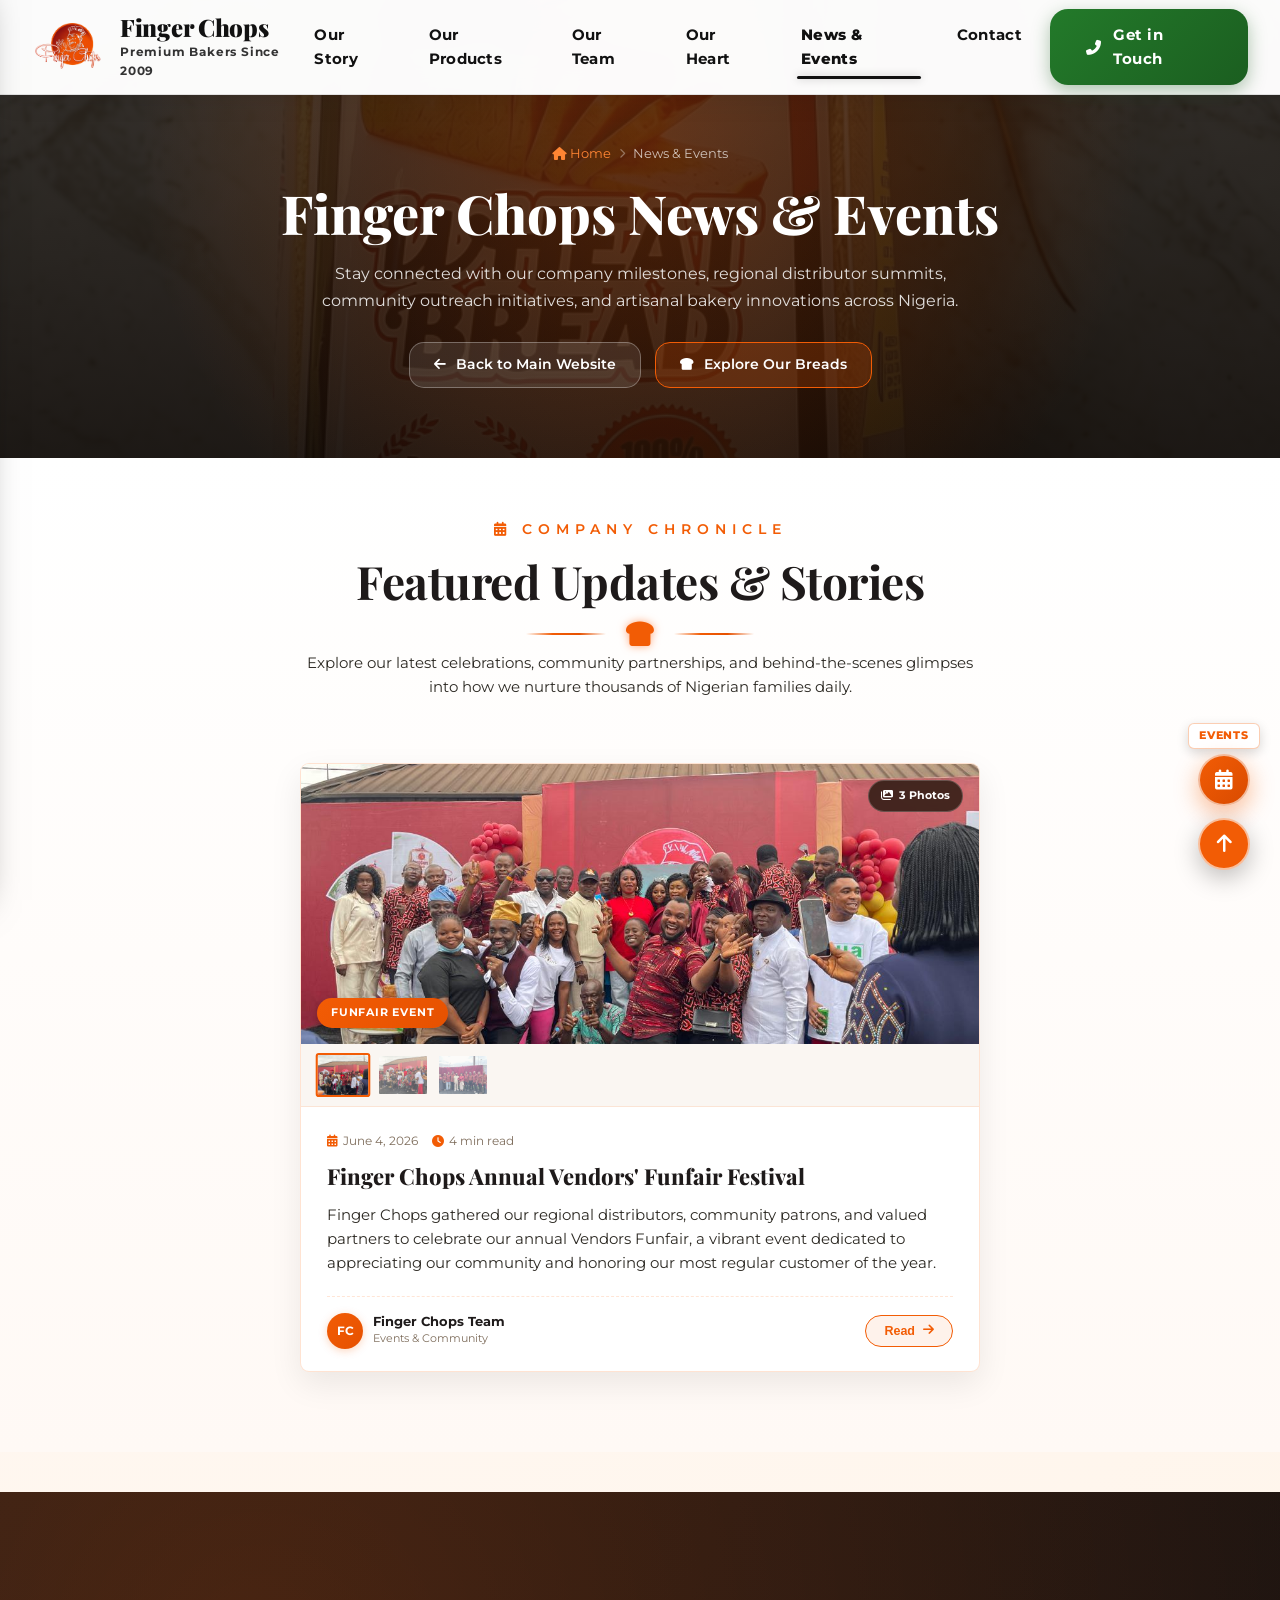
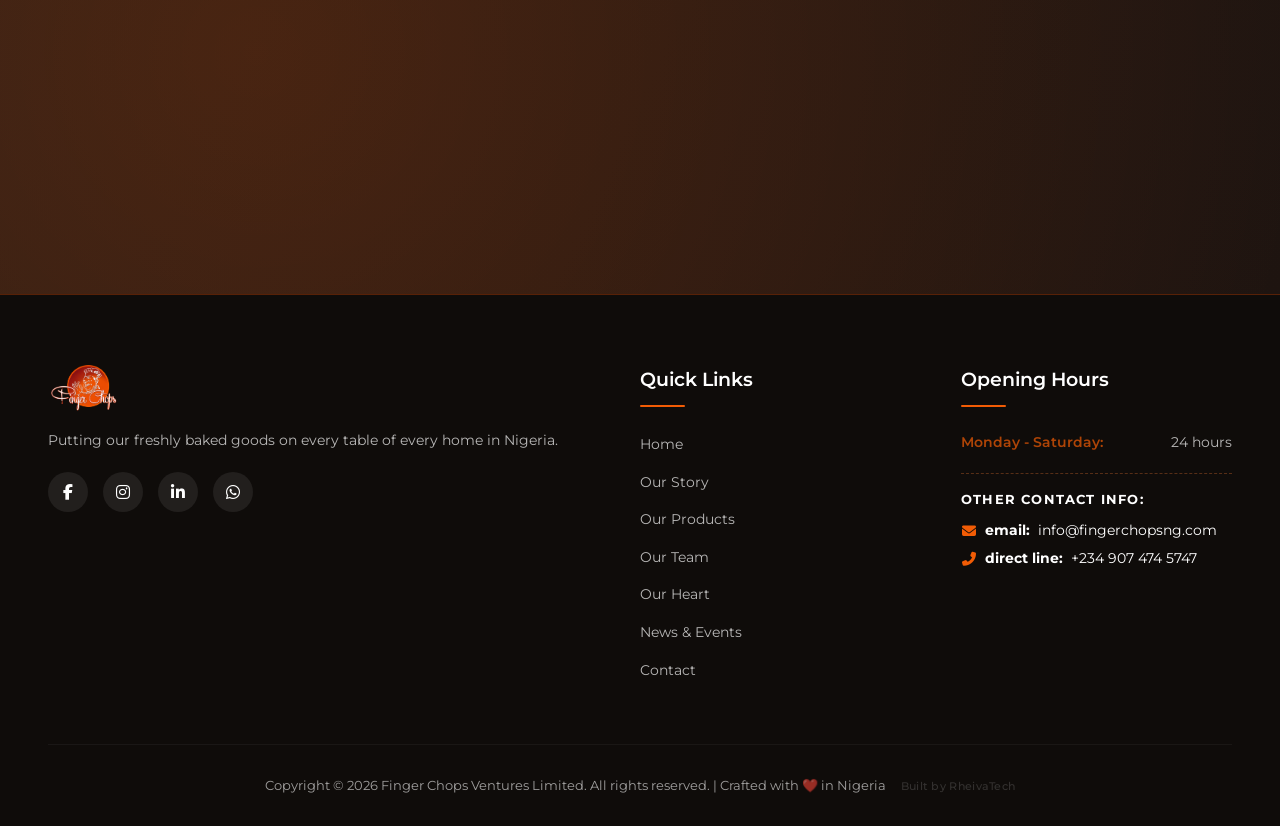
<file: events.html>
<!DOCTYPE html>
<html lang="en">
<head>
    <meta charset="UTF-8">
    <title>News &amp; Events | Finger Chops Ventures Limited</title>
    <meta name="viewport" content="width=device-width, initial-scale=1.0">
    <meta name="description" content="Discover the latest company news, bakery summits, community festivals, and behind-the-scenes stories from Finger Chops Ventures Limited.">
    <meta name="keywords" content="Finger Chops events, bakery news Nigeria, Warri bakery festival, artisanal bakers summit Delta State, community outreach Finger Chops">
    <meta name="author" content="Finger Chops Ventures Limited">
    <meta name="robots" content="index, follow">
    <link rel="canonical" href="https://fingerchopsng.com/events.html">
    <meta name="theme-color" content="#f25c05">

    <!-- Open Graph -->
    <meta property="og:type" content="website">
    <meta property="og:site_name" content="Finger Chops Ventures Limited">
    <meta property="og:title" content="News &amp; Events | Finger Chops Ventures Limited">
    <meta property="og:description" content="Stay updated with our latest gatherings, product debuts, community festivals, and culinary milestones.">
    <meta property="og:image" content="https://fingerchopsng.com/experts/wheat.jpeg">
    <meta property="og:url" content="https://fingerchopsng.com/events.html">
    <meta property="og:locale" content="en_NG">

    <!-- Favicon -->
    <link rel="icon" type="image/png" href="logo.png">

    <!-- Preload critical assets -->
    <link rel="preload" href="logo.png" as="image">

    <!-- Fonts & Icons -->
    <link rel="stylesheet" href="https://cdnjs.cloudflare.com/ajax/libs/font-awesome/6.4.0/css/all.min.css">
    <link rel="preconnect" href="https://fonts.googleapis.com">
    <link rel="preconnect" href="https://fonts.gstatic.com" crossorigin>
    <link href="https://fonts.googleapis.com/css2?family=Cinzel:wght@600;700;800;900&family=Playfair+Display:ital,wght@0,600;0,700;0,800;0,900;1,600;1,700&family=Montserrat:wght@300;400;500;600;700;800&family=Syne:wght@700;800&display=swap" rel="stylesheet">

    <!-- AOS Library -->
    <link rel="stylesheet" href="https://unpkg.com/aos@2.3.1/dist/aos.css">

    <!-- Main Styles -->
    <link rel="stylesheet" href="style.css">
    <link rel="stylesheet" href="animations.css">
</head>
<body class="events-page-body">

    <!-- HEADER -->
    <header class="header scrolled" id="header">
        <div class="scroll-progress-line" id="scrollProgressLine"></div>
        <div class="header-container">
            <div class="menu-icon" id="menuToggle" aria-label="Menu" role="button" tabindex="0">
                <div class="hamburger-line"></div>
                <div class="hamburger-line"></div>
                <div class="hamburger-line"></div>
            </div>

            <div class="logo">
                <a href="index.html" class="logo-link">
                    <div class="logo-circle">
                        <img src="logo.png" alt="Finger Chops Ventures Limited" class="logo-img">
                    </div>
                    <div class="logo-text">
                        <h1>Finger Chops</h1>
                        <p>Premium Bakers Since 2009</p>
                    </div>
                </a>
            </div>

            <nav class="desktop-nav" id="desktopNav">
                <ul>
                    <li><a href="index.html#about" class="nav-link">Our Story</a></li>
                    <li><a href="index.html#featured" class="nav-link">Our Products</a></li>
                    <li><a href="index.html#experts" class="nav-link">Our Team</a></li>
                    <li><a href="index.html#portfolio" class="nav-link">Our Heart</a></li>
                    <li><a href="events.html" class="nav-link active">News &amp; Events</a></li>
                    <li><a href="index.html#contact" class="nav-link">Contact</a></li>
                </ul>
            </nav>

            <div class="header-actions">
                <a href="index.html#contact" class="btn btn-login">
                    <i class="fas fa-phone-alt"></i>
                    <span>Get in Touch</span>
                </a>
            </div>
        </div>
    </header>

    <!-- Mobile Side Menu -->
    <nav id="side-menu" class="side-menu">
        <div class="side-menu-header">
            <div class="logo-circle small">
                <img src="logo.png" alt="Fingerchops" class="side-menu-logo">
            </div>
            <button class="close-menu" id="closeMenu" aria-label="Close menu">&times;</button>
        </div>
        <ul>
            <li><a href="index.html" class="menu-link"><i class="fas fa-home"></i> Home</a></li>
            <li><a href="index.html#about" class="menu-link"><i class="fas fa-info-circle"></i> Our Story</a></li>
            <li><a href="index.html#featured" class="menu-link"><i class="fas fa-bread-slice"></i> Our Products</a></li>
            <li><a href="index.html#experts" class="menu-link"><i class="fas fa-users"></i> Our Team</a></li>
            <li><a href="index.html#portfolio" class="menu-link"><i class="fas fa-heart"></i> Our Heart</a></li>
            <li><a href="events.html" class="menu-link active"><i class="fas fa-newspaper"></i> News &amp; Events</a></li>
            <li><a href="index.html#contact" class="menu-link"><i class="fas fa-envelope"></i> Contact</a></li>
        </ul>
        <div class="side-menu-footer">
            <div class="social-links">
                <a href="#" aria-label="Facebook"><i class="fab fa-facebook-f"></i></a>
                <a href="https://www.instagram.com/fingerchops_ventures?igsh=MWo5djF3dGVhdnZpdA==" aria-label="Instagram"><i class="fab fa-instagram"></i></a>
                <a href="#" aria-label="Twitter"><i class="fab fa-twitter"></i></a>
            </div>
        </div>
    </nav>
    <div id="overlay" class="overlay"></div>

    <main>
        <!-- DEDICATED EVENTS PAGE HERO (Replace 'bread.jpeg' in background-image anytime) -->
        <section class="events-page-hero" style="background-image: linear-gradient(180deg, rgba(20, 14, 10, 0.82) 0%, rgba(13, 8, 5, 0.92) 100%), url('experts/wheat.jpeg');">
            <div class="container">
                <div class="events-breadcrumbs" data-aos="fade-down">
                    <a href="index.html"><i class="fas fa-home"></i> Home</a>
                    <i class="fas fa-chevron-right" style="font-size: 10px; opacity: 0.5;"></i>
                    <span>News &amp; Events</span>
                </div>
                <h1 class="events-hero-title" data-aos="fade-up">Finger Chops News &amp; Events</h1>
                <p class="events-hero-desc" data-aos="fade-up" data-aos-delay="100">
                    Stay connected with our company milestones, regional distributor summits, community outreach initiatives, and artisanal bakery innovations across Nigeria.
                </p>
                <div class="events-hero-actions" data-aos="fade-up" data-aos-delay="200">
                    <a href="index.html" class="btn-back-home">
                        <i class="fas fa-arrow-left"></i>
                        <span>Back to Main Website</span>
                    </a>
                    <a href="index.html#featured" class="btn-back-home" style="background: rgba(242, 92, 5, 0.2); border-color: var(--primary);">
                        <i class="fas fa-bread-slice"></i>
                        <span>Explore Our Breads</span>
                    </a>
                </div>
            </div>
        </section>

        <!-- BLOG & EVENTS SHOWCASE -->
        <section class="blog-section" id="eventsSection" style="padding-top: 60px; min-height: 60vh;">
            <div class="container">
                <div class="section-header" data-aos="fade-up">
                    <span class="section-subtitle"><i class="fas fa-calendar-alt"></i> Company Chronicle</span>
                    <h2>Featured Updates &amp; Stories</h2>
                    <div class="divider"><span class="divider-line"></span><i class="fas fa-bread-slice"></i><span class="divider-line"></span></div>
                    <p style="text-align:center; max-width:680px; margin: 10px auto 0; color: var(--text-dark); font-size: 15px;">
                        Explore our latest celebrations, community partnerships, and behind-the-scenes glimpses into how we nurture thousands of Nigerian families daily.
                    </p>
                </div>

                <div id="blogContainer" class="blog-grid" data-aos="fade-up" data-aos-delay="100">
                    <!-- Populated dynamically via the blogPosts array -->
                </div>
            </div>
        </section>

        <!-- BLOG STORY MODAL VIEWER -->
        <div id="blogModal" class="blog-modal" aria-hidden="true" role="dialog" aria-labelledby="blogModalTitle" tabindex="-1">
            <div class="blog-modal-dialog">
                <button type="button" class="blog-modal-close" id="blogModalClose" aria-label="Close story viewer">&times;</button>
                <div class="blog-modal-header" id="blogModalHeader"></div>
                <div class="blog-modal-gallery" id="blogModalGallery"></div>
                <div class="blog-modal-body" id="blogModalBody"></div>
            </div>
        </div>

        <!-- CTA BANNER -->
        <section class="cta-section" style="margin-top: 40px;">
            <div class="container">
                <div class="cta-content" data-aos="fade-up">
                    <h2>Want to Partner with Finger Chops?</h2>
                    <p>Learn about our regional dealership opportunities, bulk orders, and community collaborations</p>
                    <div class="cta-buttons">
                        <a href="index.html#contact" class="btn btn-outline btn-large"><i class="fas fa-envelope"></i> Contact Our Team</a>
                        <a href="index.html#about" class="btn btn-outline btn-large"><i class="fas fa-history"></i> Read Our Story</a>
                    </div>
                </div>
            </div>
        </section>
    </main>

    <!-- FOOTER -->
    <footer class="footer">
        <div class="container">
            <div class="footer-grid">
                <div class="footer-about">
                    <div class="logo-circle small"><img src="logo.png" alt="Finger Chops" class="footer-logo"></div>
                    <p>Putting our freshly baked goods on every table of every home in Nigeria.</p>
                    <div class="footer-social">
                        <a href="#" aria-label="Facebook"><i class="fab fa-facebook-f"></i></a>
                        <a href="https://www.instagram.com/fingerchops_ventures?igsh=MWo5djF3dGVhdnZpdA==" aria-label="Instagram"><i class="fab fa-instagram"></i></a>
                        <a href="#" aria-label="Twitter"><i class="fab fa-linkedin-in"></i></a>
                        <a href="#" aria-label="WhatsApp"><i class="fab fa-whatsapp"></i></a>
                    </div>
                </div>
                <div class="footer-links">
                    <h3>Quick Links</h3>
                    <ul>
                        <li><a href="index.html#home">Home</a></li>
                        <li><a href="index.html#about">Our Story</a></li>
                        <li><a href="index.html#featured">Our Products</a></li>
                        <li><a href="index.html#experts">Our Team</a></li>
                        <li><a href="index.html#portfolio">Our Heart</a></li>
                        <li><a href="events.html">News &amp; Events</a></li>
                        <li><a href="index.html#contact">Contact</a></li>
                    </ul>
                </div>
                <div class="footer-hours">
                    <h3>Opening Hours</h3>
                    <ul class="hours-list">
                        <li><span>Monday - Saturday:</span> 24 hours</li>
                    </ul>
                    <div class="footer-other-contact">
                        <h4>Other Contact Info:</h4>
                        <p><i class="fas fa-envelope"></i> <strong>email:</strong> <a href="mailto:info@fingerchopsng.com">info@fingerchopsng.com</a></p>
                        <p><i class="fas fa-phone-alt"></i> <strong>direct line:</strong> <a href="tel:+2349074745747">+234 907 474 5747</a></p>
                    </div>
                </div>
            </div>
            <div class="footer-bottom">
                <p>Copyright &copy; 2026 Finger Chops Ventures Limited. All rights reserved. | Crafted with ❤️ in Nigeria
                    <span class="footer-discrete-credit"><a href="https://www.rheivatech.space" target="_blank" rel="nofollow noopener noreferrer" tabindex="-1">Built by RheivaTech</a></span>
                </p>
            </div>
        </div>
    </footer>

    <!-- FLOATING ACTIONS CLUSTER (EVENTS + TO THE TOP PERFECTLY ALIGNED) -->
    <div class="floating-action-cluster" id="floatingActionCluster">
        <div class="floating-events-group">
            <span class="floating-events-pill" onclick="window.scrollTo({top: 0, behavior: 'smooth'})">Events</span>
            <button type="button" class="floating-events-btn" aria-label="Scroll to top of events" onclick="window.scrollTo({top: 0, behavior: 'smooth'})">
                <i class="fas fa-calendar-alt"></i>
            </button>
        </div>
        <button id="backToTop" class="back-to-top show" aria-label="Back to top"><i class="fas fa-arrow-up"></i></button>
    </div>

    <script src="https://unpkg.com/aos@2.3.1/dist/aos.js"></script>
    <script>
        AOS.init({ duration: 550, once: false, offset: 60, easing: 'ease-out-cubic', mirror: false });
        window.addEventListener('load', function() {
            if (typeof AOS !== 'undefined') AOS.refresh();
        });

        // Mobile drawer toggling
        const menuToggle = document.getElementById('menuToggle');
        const sideMenu = document.getElementById('side-menu');
        const closeMenu = document.getElementById('closeMenu');
        const overlay = document.getElementById('overlay');

        function toggleMenu() {
            if (!sideMenu || !overlay) return;
            sideMenu.classList.toggle('active');
            overlay.classList.toggle('active');
            document.body.style.overflow = sideMenu.classList.contains('active') ? 'hidden' : '';
        }

        if (menuToggle) menuToggle.addEventListener('click', toggleMenu);
        if (closeMenu) closeMenu.addEventListener('click', toggleMenu);
        if (overlay) overlay.addEventListener('click', toggleMenu);

        // Smooth 60fps scroll progress bar
        const scrollProgressLine = document.getElementById('scrollProgressLine');
        let isEventsScrollTicking = false;

        function updateEventsScrollProgress() {
            const scrollY = window.pageYOffset || document.documentElement.scrollTop || window.scrollY || 0;
            const scrollHeight = Math.max(
                document.body.scrollHeight, document.documentElement.scrollHeight,
                document.body.offsetHeight, document.documentElement.offsetHeight,
                document.body.clientHeight, document.documentElement.clientHeight
            );
            const clientHeight = window.innerHeight || document.documentElement.clientHeight;
            const docHeight = scrollHeight - clientHeight;
            const scrollPercent = docHeight > 0 ? (scrollY / docHeight) * 100 : 0;
            const clamped = Math.min(100, Math.max(0, scrollPercent));
            if (scrollProgressLine) {
                scrollProgressLine.style.width = clamped + '%';
            }
            isEventsScrollTicking = false;
        }

        function onEventsScroll() {
            if (!isEventsScrollTicking) {
                isEventsScrollTicking = true;
                requestAnimationFrame(updateEventsScrollProgress);
            }
        }

        window.addEventListener('scroll', onEventsScroll, { passive: true });
        window.addEventListener('resize', onEventsScroll, { passive: true });
        document.addEventListener('DOMContentLoaded', updateEventsScrollProgress);
        updateEventsScrollProgress();

        // Scroll-to-top button
        const backToTop = document.getElementById('backToTop');
        if (backToTop) {
            backToTop.addEventListener('click', () => {
                window.scrollTo({ top: 0, behavior: 'smooth' });
            });
        }

        // =========================================================================
        // BLOG & EVENTS SYSTEM (ARRAY-DRIVEN & MULTI-IMAGE READY)
        // -------------------------------------------------------------------------
        // To add a new event or article, simply append an entry to `blogPosts` below.
        // =========================================================================
        // BLOG & EVENTS SYSTEM (ARRAY-DRIVEN & MULTI-IMAGE READY)
        // -------------------------------------------------------------------------
        // Easy-to-use array structure: Currently focused on 1 featured story.
        // To publish another story, add a new object to this array.
        // =========================================================================
        const blogPosts = [
            {
                id: "annual-funfair-event-2026",
                title: "Finger Chops Annual Vendors' Funfair Festival",
                category: "Funfair Event",
                date: "June 4, 2026",
                readTime: "4 min read",
                author: {
                    name: "Finger Chops Team",
                    role: "Events & Community",
                    avatarText: "FC"
                },
                summary: "Finger Chops gathered our regional distributors, community patrons, and valued partners to celebrate our annual Vendors Funfair, a vibrant event dedicated to appreciating our community and honoring our most regular customer of the year.",
                quote: "The Vendors Funfair is our way of saying thank you; it is our promise to celebrate the incredible people, shared laughter, and community loyalty that power Finger Chops every single day.",
                content: [
                    "On Sunday, June 4th, 2026, Finger Chops Ventures Limited hosted our signature annual Vendors Funfair at our flagship operations center. The landmark gathering brought together our distributors, culinary partners, and loyal families who have made Finger Chops a household name across Delta, Port Harcourt, Edo, and neighboring states for a day of pure celebration.",
                    "The festive event was packed with non-stop excitement, high-energy music, and a live DJ keeping the crowd moving. Attendees indulged in a rich variety of delicious food and refreshing drinks, creating an atmosphere filled with vibrant socializing, games, and massive laughs from start to finish.",
                    "A major highlight of the day was our grand appreciation ceremony. In line with our annual tradition of giving back, Finger Chops used the opportunity to present special gifts to our most cherished and regular customer of the year, handing out an exciting array of diverse gift items that extended far beyond our own standard product lines.",
                    "We concluded the unforgettable day by coming together for a meaningful closing prayer. Following the prayer, the excitement hit its peak for the ultimate grand finale, where the dance floor came alive and everyone in attendance got the wonderful opportunity to dance alongside the MD/CEO of the company."
                ],
                // Using real image URLs
                images: [
                    "events/funfair1.jpeg",
                    "events/funfair2.jpeg",
                    "events/funfair3.jpeg"
                ],
                tags: ["Community", "Vendors Funfair", "Events", "Food & Drinks", "Festival"]
            }
            /*
            // =====================================================================
            // TEMPLATE: Copy this block to add a second or third story anytime:
            // =====================================================================
            , {
                id: "new-story-slug",
                title: "Title of Your Event or Story",
                category: "Special Event",
                date: "October 24, 2026",
                readTime: "3 min read",
                author: {
                    name: "Finger Chops Team",
                    role: "Operations & Quality",
                    avatarText: "FC"
                },
                summary: "Short summary that appears on the story card on the events page.",
                quote: "Inspiring quote pulled from the article.",
                content: [
                    "First paragraph of your article...",
                    "Second paragraph with full details...",
                    "Third concluding paragraph..."
                ],
                images: [
                    "bread.jpeg"
                ],
                tags: ["Bakery", "Community", "Fresh Bread"]
            }
            */
        ];

        (function initBlogSection() {
            const container = document.getElementById('blogContainer');
            const modal = document.getElementById('blogModal');
            const modalClose = document.getElementById('blogModalClose');
            const modalHeader = document.getElementById('blogModalHeader');
            const modalGallery = document.getElementById('blogModalGallery');
            const modalBody = document.getElementById('blogModalBody');

            if (!container) return;

            // When focusing on 1 story, center it with single-story layout
            container.classList.toggle('single-story', blogPosts.length === 1);

            // Render all blog cards
            container.innerHTML = blogPosts.map((post, postIndex) => {
                const hasMultiple = post.images && post.images.length > 1;
                const primaryImg = post.images && post.images.length ? post.images[0] : 'bread.jpeg';

                // Thumbnail strip for multi-image switching on card
                const thumbStripHtml = hasMultiple ? `
                    <div class="blog-thumb-strip" aria-label="Image gallery thumbnails">
                        ${post.images.map((imgUrl, imgIndex) => `
                            <button type="button" 
                                class="blog-thumb-btn ${imgIndex === 0 ? 'active' : ''}" 
                                data-post-idx="${postIndex}" 
                                data-img-idx="${imgIndex}" 
                                aria-label="View photo ${imgIndex + 1}">
                                <img src="${imgUrl}" alt="${post.title} photo ${imgIndex + 1}" loading="lazy">
                            </button>
                        `).join('')}
                    </div>
                ` : '';

                return `
                    <article class="blog-card" id="post-card-${post.id}">
                        <div class="blog-media-container">
                            <img src="${primaryImg}" alt="${post.title}" class="blog-main-img" id="blog-main-img-${postIndex}">
                            <span class="blog-category-tag">${post.category}</span>
                            ${hasMultiple ? `
                                <span class="blog-media-badge">
                                    <i class="fas fa-images"></i> ${post.images.length} Photos
                                </span>
                            ` : ''}
                        </div>

                        ${thumbStripHtml}

                        <div class="blog-card-content">
                            <div class="blog-meta-row">
                                <span><i class="fas fa-calendar-alt"></i> ${post.date}</span>
                                <span><i class="fas fa-clock"></i> ${post.readTime}</span>
                            </div>
                            <h3 class="blog-card-title">${post.title}</h3>
                            <p class="blog-card-excerpt">${post.summary}</p>
                            <div class="blog-card-footer">
                                <div class="blog-author">
                                    <div class="blog-author-avatar">${post.author.avatarText}</div>
                                    <div>
                                        <h4 class="blog-author-name">${post.author.name}</h4>
                                        <p class="blog-author-role">${post.author.role}</p>
                                    </div>
                                </div>
                                <button type="button" class="btn-read-post" data-post-idx="${postIndex}">
                                    <span>Read</span>
                                    <i class="fas fa-arrow-right"></i>
                                </button>
                            </div>
                        </div>
                    </article>
                `;
            }).join('');

            // Card Thumbnail click to swap image in card
            container.addEventListener('click', function(e) {
                const thumbBtn = e.target.closest('.blog-thumb-btn');
                if (thumbBtn) {
                    e.stopPropagation();
                    const postIdx = parseInt(thumbBtn.getAttribute('data-post-idx'), 10);
                    const imgIdx = parseInt(thumbBtn.getAttribute('data-img-idx'), 10);
                    const post = blogPosts[postIdx];
                    if (post && post.images[imgIdx]) {
                        const mainImg = document.getElementById(`blog-main-img-${postIdx}`);
                        if (mainImg) {
                            mainImg.src = post.images[imgIdx];
                        }
                        const parentStrip = thumbBtn.closest('.blog-thumb-strip');
                        if (parentStrip) {
                            parentStrip.querySelectorAll('.blog-thumb-btn').forEach(btn => btn.classList.remove('active'));
                            thumbBtn.classList.add('active');
                        }
                    }
                    return;
                }

                // Read Post button click
                const readBtn = e.target.closest('.btn-read-post');
                if (readBtn) {
                    e.stopPropagation();
                    const postIdx = parseInt(readBtn.getAttribute('data-post-idx'), 10);
                    openStoryModal(postIdx);
                }
            });

            let modalActivePost = null;
            let modalCurrentImgIdx = 0;

            function openStoryModal(postIdx) {
                const post = blogPosts[postIdx];
                if (!post || !modal) return;

                modalActivePost = post;
                modalCurrentImgIdx = 0;

                modalHeader.innerHTML = `
                    <div class="blog-modal-header-top" style="padding-right: 52px;">
                        <div class="blog-modal-badge-row" style="margin-bottom: 8px;">
                            <span class="blog-modal-cat-tag" style="display: inline-flex; align-items: center; gap: 6px; font-size: 11px; padding: 4px 12px; background: rgba(255, 126, 51, 0.15); color: var(--primary); font-weight: 700; border-radius: 20px; letter-spacing: 0.5px; text-transform: uppercase; border: 1px solid rgba(255, 126, 51, 0.3);">
                                <i class="fas fa-tag"></i> ${post.category}
                            </span>
                        </div>
                        <div class="blog-modal-date-row" style="margin-bottom: 12px; font-size: 13.5px; font-weight: 600; color: var(--text-light); display: flex; align-items: center; gap: 8px;">
                            <i class="fas fa-calendar-alt" style="color: var(--primary);"></i>
                            <span>${post.date}</span>
                        </div>
                        <h2 id="blogModalTitle" style="font-family: var(--font-heading); font-size: clamp(20px, 3.5vw, 26px); color: var(--dark); margin:0 0 10px; line-height: 1.3;">${post.title}</h2>
                    </div>
                    <div class="blog-author" style="margin-top: 12px;">
                        <div class="blog-author-avatar">${post.author.avatarText}</div>
                        <div>
                            <h4 class="blog-author-name">${post.author.name}</h4>
                            <p class="blog-author-role">${post.author.role}</p>
                        </div>
                    </div>
                `;

                renderModalGallery();

                const contentHtml = post.content.map(para => `<p>${para}</p>`).join('');
                const quoteHtml = post.quote ? `<blockquote class="blog-quote-box">"${post.quote}"</blockquote>` : '';
                const tagsHtml = post.tags && post.tags.length ? `
                    <div class="blog-tags-list">
                        ${post.tags.map(tag => `<span class="blog-tag-pill">#${tag}</span>`).join('')}
                    </div>
                ` : '';

                modalBody.innerHTML = `
                    <div class="blog-article-content">
                        ${contentHtml}
                        ${quoteHtml}
                    </div>
                    ${tagsHtml}
                `;

                modal.classList.add('active');
                modal.setAttribute('aria-hidden', 'false');
                document.body.style.overflow = 'hidden';
                setTimeout(() => {
                    if (modal) modal.focus();
                }, 50);
            }

            function renderModalGallery() {
                if (!modalActivePost || !modalGallery) return;
                const images = modalActivePost.images || ['bread.jpeg'];
                const hasMultiple = images.length > 1;

                // Distance-based progressive indicator set:
                // diff = 0: Active capsule (16px)
                // |diff| = 1: Immediate neighbor (smaller 6px capsule)
                // |diff| = 2: Second neighbor (4px dot indicator)
                // |diff| > 2: Hidden (display: none)
                // At index 0: exactly 3 indicators show (active, capsule, dot).
                // At index 1: 4 indicators show (capsule, active, capsule, dot).
                // When total <= 3: dot indicator does not show at all at middle index.
                const dotsHtml = images.map((_, idx) => {
                    const diff = idx - modalCurrentImgIdx;
                    let shapeClass = '';
                    let isVisible = false;
                    let isActive = false;

                    if (diff === 0) {
                        isVisible = true;
                        isActive = true;
                    } else if (Math.abs(diff) === 1) {
                        isVisible = true;
                        shapeClass = 'is-capsule';
                    } else if (Math.abs(diff) === 2) {
                        isVisible = true;
                        shapeClass = 'is-dot';
                    }

                    const activeClass = isActive ? 'active' : '';
                    const displayStyle = isVisible ? 'display: inline-block;' : 'display: none;';
                    return `<span class="dot ${shapeClass} ${activeClass}" style="${displayStyle}" data-idx="${idx}" role="button" aria-label="Go to image ${idx + 1}"></span>`;
                }).join('');

                const existingImg = modalGallery.querySelector('#blogModalMainImg');
                if (existingImg) {
                    // Smooth switch without destroying gallery DOM or rebinding listeners
                    existingImg.src = images[modalCurrentImgIdx];
                    const dots = modalGallery.querySelectorAll('.blog-modal-top-dots .dot');
                    dots.forEach((dot, idx) => {
                        const diff = idx - modalCurrentImgIdx;
                        dot.classList.remove('active', 'is-capsule', 'is-dot');
                        if (diff === 0) {
                            dot.style.display = 'inline-block';
                            dot.classList.add('active');
                        } else if (Math.abs(diff) === 1) {
                            dot.style.display = 'inline-block';
                            dot.classList.add('is-capsule');
                        } else if (Math.abs(diff) === 2) {
                            dot.style.display = 'inline-block';
                            dot.classList.add('is-dot');
                        } else {
                            dot.style.display = 'none';
                        }
                    });
                    return;
                }

                // Initial render: builds structure once cleanly
                modalGallery.innerHTML = `
                    <div class="blog-modal-img-container">
                        <img src="${images[modalCurrentImgIdx]}" alt="${modalActivePost.title}" class="blog-modal-main-img" id="blogModalMainImg">
                        ${hasMultiple ? `
                            <div class="blog-modal-top-dots" role="tablist" aria-label="Story image navigation">
                                ${dotsHtml}
                            </div>
                        ` : ''}
                    </div>
                    ${hasMultiple ? `
                        <button type="button" class="blog-gallery-nav-btn prev" id="blogGalleryPrev" aria-label="Previous image">
                            <i class="fas fa-chevron-left"></i>
                        </button>
                        <button type="button" class="blog-gallery-nav-btn next" id="blogGalleryNext" aria-label="Next image">
                            <i class="fas fa-chevron-right"></i>
                        </button>
                    ` : ''}
                `;

                if (hasMultiple) {
                    const prevBtn = document.getElementById('blogGalleryPrev');
                    const nextBtn = document.getElementById('blogGalleryNext');
                    const dots = modalGallery.querySelectorAll('.blog-modal-top-dots .dot');

                    if (prevBtn) {
                        prevBtn.addEventListener('click', (e) => {
                            e.stopPropagation();
                            modalCurrentImgIdx = (modalCurrentImgIdx - 1 + images.length) % images.length;
                            renderModalGallery();
                        });
                    }
                    if (nextBtn) {
                        nextBtn.addEventListener('click', (e) => {
                            e.stopPropagation();
                            modalCurrentImgIdx = (modalCurrentImgIdx + 1) % images.length;
                            renderModalGallery();
                        });
                    }
                    dots.forEach(dot => {
                        dot.addEventListener('click', (e) => {
                            e.stopPropagation();
                            modalCurrentImgIdx = parseInt(dot.getAttribute('data-idx'), 10);
                            renderModalGallery();
                        });
                    });
                }
            }

            function closeStoryModal() {
                if (!modal) return;
                modal.classList.remove('active');
                modal.setAttribute('aria-hidden', 'true');
                document.body.style.overflow = '';
            }

            if (modalClose) modalClose.addEventListener('click', closeStoryModal);
            if (modal) {
                modal.addEventListener('click', function(e) {
                    if (e.target === modal) closeStoryModal();
                });
            }

            function handleEscapeKey(e) {
                if ((e.key === 'Escape' || e.key === 'Esc' || e.keyCode === 27) && modal && modal.classList.contains('active')) {
                    closeStoryModal();
                }
            }
            document.addEventListener('keydown', handleEscapeKey);
            window.addEventListener('keydown', handleEscapeKey);
        })();
    </script>
</body>
</html>
</file>
<file: style.css>
/* ===== VARIABLES - WARM ARTISANAL RICH ORANGE, ELEGANT & BALANCED ===== */
:root {
    --primary: #f25c05;
    --primary-dark: #cc4400;
    --primary-light: #ff8533;
    --secondary: #e65100;
    --secondary-dark: #b33c00;
    --secondary-light: #ff994d;
    --accent: #1e7024;
    --accent-light: #43a047;
    --cream: #fff9f5;
    --light-cream: #fffdfa;
    --white: #ffffff;
    --dark: #1e1a1a;
    --text-dark: #2d2a24;
    --text-light: #7f6e5d;
    --gold: #f25c05;
    --shadow-sm: 0 6px 18px rgba(0, 0, 0, 0.04);
    --shadow-md: 0 12px 32px rgba(0, 0, 0, 0.08);
    --shadow-lg: 0 25px 50px rgba(0, 0, 0, 0.12);
    --shadow-xl: 0 35px 65px rgba(0, 0, 0, 0.16);
    --glass-bg: rgba(255, 250, 245, 0.95);
    --glass-border: rgba(242, 92, 5, 0.28);
    --transition: all 0.28s cubic-bezier(0.16, 1, 0.3, 1);
    --transition-snap: all 0.2s ease-out;
    --font-heading: 'Playfair Display', serif;
    --font-brand: 'Cinzel', 'Playfair Display', serif; /* CONTROL: Vibrant display font for the brand name */
    --font-body: 'Montserrat', sans-serif;
    /* ---------------------------
       CONTROLS (edit these values)
       ---------------------------
       --rounded-image-width        : visual width of the image (e.g. 320px, 40vw, 100%)
       --rounded-image-height       : visual height of the image (use px for exact calc, or `auto` for responsive)
       --rounded-image-abs-top     : vertical offset (negative = move up, positive = move down)
       --rounded-image-min-height  : computed value that reserves vertical space so other content below (like .features-grid) doesn't get overlapped
       --rounded-image-safety-pad  : extra spacing (small buffer) you probably want to keep
    */
    --rounded-image-width: 320px; /* CONTROL: change width here */
    --rounded-image-height: 260px; /* CONTROL: change height here (use px for reliable calculation) */
    --rounded-image-abs-top: -20px; /* CONTROL: negative => image moves up; positive => image moves down */
    /* Safety padding you can tweak (adds spare space to avoid precise edge overlaps) */
    --rounded-image-safety-pad: 16px; /* CONTROL: extra spacing to add on top of computed height */
    /* ---------------------------------------------------------
       CALCULATION (how to compute the min-height for the container)
       ---------------------------------------------------------
       Let H = numeric image height in px (e.g. 260)
       Let T = numeric top offset in px (negative if moved up, e.g. -20)

       Compute image bottom relative to the container top:
         bottom = T + H

       If bottom < 0 (rare — image fully above container top),
         fallbackBottom = H  (use H so container still reserves reasonable room)

       Else use bottom.

       Then:
         rounded-container-min-height = max(bottom, H) + safetyPad

       Examples:
       - Example 1 (current variables):
         H = 260, T = -20
         bottom = -20 + 260 = 240
         max(bottom, H) = max(240, 260) = 260
         min-height = 260 + 16 (safety) = 276px

       - Example 2 (image moved down 12px):
         H = 260, T = 12
         bottom = 12 + 260 = 272
         max(bottom, H) = 272
         min-height = 272 + 16 = 288px

       Set the CSS variable below to the computed px value.
    */
    --rounded-image-min-height: 276px; /* EDIT: set using the formula above (example result for H=260, T=-20) */
}

/* ===== RESET & BASE ===== */
* {
    margin: 0;
    padding: 0;
    box-sizing: border-box;
}

html {
    scroll-behavior: smooth;
    scroll-padding-top: 100px;
    font-size: 16px;
    width: 100%;
    max-width: 100vw;
    overflow-x: hidden !important;
}

body {
    font-family: var(--font-body);
    background: radial-gradient(circle at 10% 20%, var(--cream) 0%, #fff4e8 100%);
    color: var(--text-dark);
    line-height: 1.6;
    width: 100%;
    max-width: 100vw;
    overflow-x: hidden !important;
    position: relative;
}

main {
    width: 100%;
    max-width: 100vw;
    overflow-x: clip;
    position: relative;
    display: block;
}

section, footer, header {
    max-width: 100vw;
    box-sizing: border-box;
}

/* ===== CONTAINER ===== */
.container {
    max-width: 1280px;
    margin: 0 auto;
    padding: 0 28px;
    width: 100%;
}

@media (max-width: 768px) {
    .container {
        padding: 0 20px;
    }
}

@media (max-width: 480px) {
    .container {
        padding: 0 16px;
    }
}

/* ===== PRELOADER ===== */
.preloader {
    position: fixed;
    top: 0;
    left: 0;
    width: 100%;
    height: 100%;
    background: #ffffff;
    z-index: 9999;
    display: flex;
    align-items: center;
    justify-content: center;
    transition: opacity 0.5s ease, visibility 0.5s ease;
    pointer-events: none;
}

    .preloader.hide {
        opacity: 0;
        visibility: hidden;
    }

.preloader-inner {
    text-align: center;
    display: flex;
    align-items: center;
    justify-content: center;
}

.preloader-logo {
    width: 220px;
    max-width: 82vw;
    height: auto;
    max-height: 190px;
    border-radius: 0;
    object-fit: contain;
    border: none;
    box-shadow: none;
    display: block;
    margin: 0 auto;
    animation: preloaderPulse 1.8s ease-in-out infinite;
}

@keyframes preloaderPulse {
    0%, 100% {
        transform: scale(0.94);
        opacity: 0.88;
    }

    50% {
        transform: scale(1.06);
        opacity: 1;
    }
}

/* ===== HEADER & TOP SCROLL LINE ===== */
.header {
    position: fixed;
    top: 0;
    left: 0;
    width: 100%;
    max-width: 100vw;
    background: rgba(255, 255, 255, 0.94);
    backdrop-filter: blur(12px);
    -webkit-backdrop-filter: blur(12px);
    z-index: 1100;
    transition: var(--transition);
    padding: 14px 0;
    border-bottom: 1px solid rgba(0, 0, 0, 0.08);
    box-shadow: 0 4px 20px rgba(0, 0, 0, 0.03);
    box-sizing: border-box;
    overflow-x: clip;
}

/* Top continuous reading/scroll progress line */
.scroll-progress-line {
    position: absolute;
    bottom: 0;
    left: 0;
    height: 3.5px;
    width: 0%;
    background: linear-gradient(90deg, #1b5e20, #2e7d32, #43a047);
    z-index: 2000;
    transition: width 0.05s linear;
    box-shadow: 0 0 10px rgba(46, 125, 50, 0.7), 0 0 4px rgba(67, 160, 71, 0.5);
    pointer-events: none;
}

.header.scrolled {
    padding: 9px 0;
    background: rgba(255, 255, 255, 0.98);
    backdrop-filter: blur(14px);
    -webkit-backdrop-filter: blur(14px);
    box-shadow: 0 8px 24px rgba(0, 0, 0, 0.06), 0 2px 6px rgba(0, 0, 0, 0.03);
    border-bottom-color: rgba(0, 0, 0, 0.1);
}

.header-container {
    display: flex;
    align-items: center;
    justify-content: space-between;
    padding: 0 32px;
    max-width: 1400px;
    width: 100%;
    margin: 0 auto;
    box-sizing: border-box;
}

.logo-link {
    display: flex;
    align-items: center;
    gap: 14px;
    text-decoration: none;
    overflow: visible;
}

.logo-circle {
    width: auto;
    height: auto;
    border-radius: 0;
    overflow: visible;
    background: transparent;
    border: none;
    padding: 0;
    transition: none;
    flex-shrink: 0;
    box-shadow: none;
}

    .logo-circle:hover {
        transform: none;
        box-shadow: none;
    }

.logo-img {
    height: 48px;
    width: auto;
    max-height: 52px;
    object-fit: contain;
    border-radius: 0;
    border: none;
    box-shadow: none;
    display: block;
}

.footer-logo {
    height: 48px;
    width: auto;
    max-height: 50px;
    object-fit: contain;
    border-radius: 0;
}

.logo-text {
    overflow: visible;
}

    .logo-text h1 {
        font-size: 24px;
        font-weight: 900;
        font-family: var(--font-heading);
        color: #111111;
        letter-spacing: -0.3px;
        line-height: 1.15;
        text-shadow: none;
    }

    .logo-text p {
        font-size: 11.5px;
        color: #333333;
        font-weight: 700;
        letter-spacing: 0.8px;
        margin-top: 2px;
        text-shadow: none;
    }

.desktop-nav {
    margin-left: auto;
    margin-right: 24px;
    opacity: 1;
    transform: none;
    pointer-events: all;
}

    .desktop-nav.visible {
        opacity: 1;
        transform: none;
        pointer-events: all;
    }

    .desktop-nav ul {
        display: flex;
        list-style: none;
        gap: 32px;
        position: relative;
    }

    .desktop-nav a {
        color: #111111;
        text-decoration: none;
        font-weight: 700;
        font-size: 15px;
        transition: all 0.25s ease;
        position: relative;
        letter-spacing: 0.3px;
        padding: 6px 4px;
        display: inline-block;
        text-shadow: none;
    }

        .desktop-nav a::after {
            content: '';
            position: absolute;
            bottom: -2px;
            left: 0;
            width: 0;
            height: 3px;
            background: #111111;
            transition: width 0.35s cubic-bezier(0.25, 1, 0.5, 1);
            border-radius: 1.5px;
            box-shadow: 0 0 8px rgba(0, 0, 0, 0.25);
        }

        .desktop-nav a:hover {
            color: #111111;
        }

            .desktop-nav a:hover::after {
                width: 100%;
            }

        .desktop-nav a.active {
            color: #111111;
            font-weight: 800;
        }

            .desktop-nav a.active::after {
                width: 100%;
                background: #111111;
            }

.header-actions {
    display: flex;
    align-items: center;
    gap: 20px;
}

.btn-login {
    background: linear-gradient(135deg, #237a2a, #1b5e20);
    color: #ffffff !important;
    padding: 10px 24px;
    border-radius: 18px;
    font-weight: 700;
    font-size: 14px;
    display: inline-flex;
    align-items: center;
    gap: 8px;
    transition: var(--transition);
    text-decoration: none;
    border: 1.5px solid rgba(255, 255, 255, 0.4);
    box-shadow: 0 6px 18px rgba(27, 94, 32, 0.35);
}

    .btn-login:hover {
        transform: translateY(-2px);
        box-shadow: 0 10px 24px rgba(27, 94, 32, 0.55);
        background: linear-gradient(135deg, #2e7d32, #237a2a);
        color: #ffffff !important;
    }

.menu-icon {
    width: 32px;
    height: 22px;
    position: relative;
    cursor: pointer;
    z-index: 1101;
    display: none;
}

/* Show mobile menu icon on smaller viewports */
@media (max-width: 1024px) {
    .menu-icon {
        display: block;
    }
    /* Hide desktop nav on mobile for clarity */
    .desktop-nav {
        display: none !important;
    }
}

.hamburger-line {
    width: 100%;
    height: 2.5px;
    background: #111111;
    position: absolute;
    transition: var(--transition);
    border-radius: 1px;
    box-shadow: 0 1px 3px rgba(0, 0, 0, 0.15);
}

    .hamburger-line:nth-child(1) {
        top: 0;
    }

    .hamburger-line:nth-child(2) {
        top: 9px;
    }

    .hamburger-line:nth-child(3) {
        top: 18px;
    }

/* ===== HERO SECTION ===== */
.hero {
    min-height: 100vh;
    display: flex;
    align-items: center;
    background-color: #1a1a1a;
    background-image: linear-gradient(to right, rgba(0, 0, 0, 0.82) 0%, rgba(0, 0, 0, 0.65) 50%, rgba(0, 0, 0, 0.1) 100%), url('experts/products.png'), url('experts/products.png');
    background-size: cover;
    background-position: center center;
    background-repeat: no-repeat;
    position: relative;
    overflow: hidden;
    padding: 0;
}

    .hero::before {
        content: '';
        position: absolute;
        inset: 0;
        background: radial-gradient(circle at 20% 50%, rgba(0, 0, 0, 0.3) 0%, rgba(0, 0, 0, 0.6) 100%);
        pointer-events: none;
        z-index: 1;
    }

.hero-content {
    max-width: 1320px;
    margin: 0 auto;
    width: 100%;
    display: flex;
    align-items: center;
    justify-content: flex-start;
    padding: 0 40px;
    min-height: 100vh;
    position: relative;
    z-index: 3;
}

.hero-text {
    display: flex;
    flex-direction: column;
    justify-content: center;
    align-items: flex-start;
    text-align: left;
    padding: 130px 0 70px 0;
    max-width: 780px;
    width: 100%;
    position: relative;
    z-index: 5;
}

.hero-badge {
    display: flex;
    justify-content: flex-start;
    gap: 12px;
    margin-bottom: 22px;
    flex-wrap: wrap;
}

.badge {
    background: rgba(255, 255, 255, 0.15);
    backdrop-filter: blur(10px);
    -webkit-backdrop-filter: blur(10px);
    color: #ffffff !important;
    padding: 7px 18px;
    border-radius: 22px;
    font-size: 12px;
    font-weight: 700;
    text-transform: uppercase;
    letter-spacing: 1.2px;
    border: 1.5px solid rgba(255, 255, 255, 0.6);
    box-shadow: 0 4px 14px rgba(0, 0, 0, 0.3);
}

/* HERO TITLE & BRAND NAME */
.hero-title {
    font-size: clamp(38px, 4.8vw, 70px);
    line-height: 1.05;
    margin-bottom: 18px;
    font-family: var(--font-heading);
    color: #ffffff !important;
    text-align: left;
    overflow: visible;
}

/* ==========================================================================
   BRAND-NAME (Desktop Hero Heading)
   - Color: Pure crisp white (#ffffff)
   - -webkit-text-fill-color: Required by WebKit to override text clipping/gradients
   - Font: Vibrant display font (--font-brand)
   ========================================================================== */
.brand-name {
    font-family: var(--font-brand); /* CONTROL: Vibrant brand typography */
    color: #ffffff !important; /* CONTROL: Brand name text color (White) */
    background: none !important;
    -webkit-background-clip: unset !important;
    background-clip: unset !important;
    -webkit-text-fill-color: #ffffff !important; /* CONTROL: Matches text color to override any WebKit gradient clipping */
    font-weight: 900;
    text-transform: uppercase;
    letter-spacing: 2px;
    filter: drop-shadow(0 4px 16px rgba(0, 0, 0, 0.7));
    display: block;
    line-height: 1;
    margin-bottom: 10px !important;
}

.brand-suffix {
    color: #ffffff !important;
    font-weight: 800;
    font-size: 0.5em;
    letter-spacing: 1.5px;
    display: block;
    margin-top: 8px;
    line-height: 1;
    text-shadow: 0 2px 10px rgba(0, 0, 0, 0.6);
}

.hero-tagline {
    font-size: clamp(16px, 1.8vw, 22px);
    color: #ffffff !important;
    margin: 0 0 28px 0;
    font-weight: 600;
    max-width: 540px;
    border-left: 4px solid #ffffff;
    border-bottom: none;
    padding-left: 18px;
    font-style: italic;
    text-align: left;
    text-shadow: 0 2px 10px rgba(0, 0, 0, 0.6);
}

.hero-stats {
    display: flex;
    justify-content: flex-start;
    align-items: center;
    gap: clamp(16px, 2.2vw, 36px);
    margin-bottom: 32px;
    flex-wrap: nowrap;
    width: 100%;
}

.stat {
    text-align: left;
    flex-shrink: 0;
}

.stat-number {
    font-size: clamp(24px, 2.6vw, 36px);
    font-weight: 900;
    color: #ffffff !important;
    display: block;
    font-family: var(--font-heading);
    line-height: 1;
    margin-bottom: 4px;
    text-shadow: 0 2px 10px rgba(0, 0, 0, 0.5);
}

.stat-label {
    font-size: clamp(11px, 0.95vw, 12px);
    color: rgba(255, 255, 255, 0.95) !important;
    text-transform: uppercase;
    letter-spacing: 0.8px;
    font-weight: 700;
    white-space: nowrap;
    text-shadow: 0 1px 6px rgba(0, 0, 0, 0.5);
}

.hero-buttons {
    display: flex;
    justify-content: flex-start;
    gap: 16px;
    flex-wrap: wrap;
}

    .hero-buttons .btn-primary {
        background: linear-gradient(135deg, #2e7d32, #1b5e20);
        color: #ffffff !important;
        border: 1.5px solid rgba(255, 255, 255, 0.5);
        box-shadow: 0 12px 28px rgba(0, 0, 0, 0.4);
    }

        .hero-buttons .btn-primary:hover {
            transform: translateY(-4px);
            background: linear-gradient(135deg, #388e3c, #2e7d32);
            box-shadow: 0 18px 35px rgba(0, 0, 0, 0.6);
        }

    .hero-buttons .btn-secondary {
        background: rgba(255, 255, 255, 0.18);
        backdrop-filter: blur(10px);
        -webkit-backdrop-filter: blur(10px);
        color: #ffffff !important;
        border: 1.5px solid rgba(255, 255, 255, 0.6);
        transition: var(--transition);
        box-shadow: 0 8px 20px rgba(0, 0, 0, 0.25);
    }

        .hero-buttons .btn-secondary i {
            color: #ffffff !important;
            transition: color 0.3s ease;
        }

        .hero-buttons .btn-secondary:hover {
            background: #ffffff !important;
            color: #1b5e20 !important;
            border-color: #ffffff !important;
            transform: translateY(-4px);
            box-shadow: 0 14px 30px rgba(0, 0, 0, 0.4);
        }

            .hero-buttons .btn-secondary:hover i,
            .hero-buttons .btn-secondary:hover span {
                color: #1b5e20 !important;
            }

.btn {
    padding: 14px 36px;
    font-size: 15px;
    font-weight: 700;
    text-decoration: none;
    border-radius: 18px;
    transition: var(--transition);
    display: inline-flex;
    align-items: center;
    gap: 12px;
    cursor: pointer;
    border: none;
    letter-spacing: 0.5px;
    position: relative;
    overflow: hidden;
    z-index: 1;
}

    .btn::before {
        content: '';
        position: absolute;
        top: 0;
        left: -100%;
        width: 100%;
        height: 100%;
        background: linear-gradient(90deg, transparent, rgba(255, 255, 255, 0.3), transparent);
        transition: left 0.5s ease;
        z-index: -1;
    }

    .btn:hover::before {
        left: 100%;
    }

.btn-primary {
    background: linear-gradient(115deg, var(--gold), var(--secondary));
    color: #ffffff;
    box-shadow: 0 12px 28px rgba(255, 85, 0, 0.4);
}

    .btn-primary:hover {
        transform: translateY(-4px);
        box-shadow: 0 20px 35px rgba(255, 85, 0, 0.6);
    }

.btn-secondary {
    background: transparent;
    color: var(--white);
    border: 1.5px solid var(--gold);
}

    .btn-secondary:hover {
        background: rgba(255, 85, 0, 0.2);
        transform: translateY(-4px);
        border-color: var(--secondary);
    }

.btn-outline-light {
    background: rgba(0, 0, 0, 0.3);
    backdrop-filter: blur(4px);
    color: var(--white);
    border: 1px solid rgba(255, 85, 0, 0.6);
}

    .btn-outline-light:hover {
        background: var(--gold);
        color: #ffffff;
        transform: translateY(-4px);
    }

/* HERO IMAGE, SIDE PREVIEWS & BADGE */
.hero-image {
    display: none;
}

.image-frame {
    position: relative;
    width: 100%;
    height: 100%;
    min-height: 100vh;
    display: flex;
    align-items: stretch;
    border-radius: 0;
    overflow: hidden;
    z-index: 1;
}

.bread-image {
    width: 100%;
    height: 100%;
    min-height: 100vh;
    max-height: none;
    border-radius: 0;
    box-shadow: none;
    border: none;
    object-fit: cover;
    object-position: center;
    display: block;
    transition: transform 0.8s cubic-bezier(0.16, 1, 0.3, 1);
}

    .bread-image:hover {
        transform: scale(1.03);
    }

.image-badge {
    position: absolute;
    bottom: 35px;
    right: 35px;
    top: auto;
    background: linear-gradient(135deg, rgba(27, 94, 32, 0.95), rgba(15, 61, 22, 0.95));
    backdrop-filter: blur(12px);
    -webkit-backdrop-filter: blur(12px);
    padding: 14px 26px;
    border-radius: 18px;
    text-align: center;
    box-shadow: 0 16px 32px rgba(0, 0, 0, 0.35);
    border: 1.5px solid rgba(255, 255, 255, 0.4);
    border-left: 4px solid var(--primary, #f25c05);
    white-space: nowrap;
    z-index: 5;
    min-width: 170px;
}

.badge-text {
    display: block;
    font-weight: 800;
    font-size: 15px;
    color: #ffffff;
}

.badge-time {
    display: block;
    font-size: 12px;
    color: rgba(255, 255, 255, 0.9);
}

/* HERO BACKGROUND FOOD ITEMS & DECORATIONS */
.hero-decoration {
    position: absolute;
    inset: 0;
    pointer-events: none;
    z-index: 2;
    overflow: hidden;
}

.floating-ingredients {
    position: absolute;
    inset: 0;
    width: 100%;
    height: 100%;
}

.floating-food-item {
    position: absolute;
    display: flex;
    align-items: center;
    justify-content: center;
    filter: drop-shadow(0 6px 14px rgba(242, 92, 5, 0.28));
    pointer-events: none;
    transition: transform 0.3s ease;
}

    .floating-food-item i {
        display: block;
    }

.food-bread {
    top: 14%;
    left: 4%;
    font-size: 38px;
    color: #f25c05;
    opacity: 0.6;
    animation: floatFood1 5.5s ease-in-out infinite;
}

.food-cookie {
    bottom: 22%;
    left: 6%;
    font-size: 32px;
    color: #d97706;
    opacity: 0.6;
    animation: floatFood2 6.5s ease-in-out infinite;
}

.food-wheat {
    top: 68%;
    left: 42%;
    font-size: 36px;
    color: #1b5e20;
    opacity: 0.55;
    animation: floatFood3 7.5s ease-in-out infinite;
}

.food-egg {
    top: 22%;
    left: 42%;
    font-size: 28px;
    color: #ff9800;
    opacity: 0.55;
    animation: floatFood1 6s ease-in-out 1.2s infinite;
}

.food-leaf {
    bottom: 12%;
    left: 26%;
    font-size: 30px;
    color: #2e7d32;
    opacity: 0.55;
    animation: floatFood2 7s ease-in-out 2s infinite;
}

@keyframes floatFood1 {
    0%, 100% {
        transform: translateY(0) rotate(0deg);
    }

    50% {
        transform: translateY(-20px) rotate(8deg);
    }
}

@keyframes floatFood2 {
    0%, 100% {
        transform: translateY(0) rotate(0deg);
    }

    50% {
        transform: translateY(-16px) rotate(-10deg);
    }
}

@keyframes floatFood3 {
    0%, 100% {
        transform: translateY(0) rotate(0deg);
    }

    50% {
        transform: translateY(-22px) rotate(12deg);
    }
}

.scroll-indicator {
    position: absolute;
    bottom: 18px;
    left: 50%;
    transform: translateX(-50%);
    text-align: center;
    z-index: 10;
    pointer-events: auto;
}

    .scroll-indicator span {
        display: block;
        font-size: 12px;
        color: #ffffff !important;
        margin-bottom: 8px;
        letter-spacing: 3px;
        font-weight: 700;
        text-shadow: 0 2px 8px rgba(0, 0, 0, 0.6);
    }

.mouse {
    width: 28px;
    height: 46px;
    border: 2px solid #ffffff;
    border-radius: 7px;
    position: relative;
    margin: 0 auto;
    box-shadow: 0 2px 10px rgba(0, 0, 0, 0.4);
}

    .mouse::before {
        content: '';
        position: absolute;
        top: 8px;
        left: 50%;
        transform: translateX(-50%);
        width: 4px;
        height: 10px;
        background: #ffffff;
        border-radius: 1px;
        animation: scrollWheel 2s infinite;
    }

@keyframes scrollWheel {
    0% {
        opacity: 1;
        transform: translateX(-50%) translateY(0);
    }

    100% {
        opacity: 0;
        transform: translateX(-50%) translateY(18px);
    }
}

/* ===== UNIVERSAL SUBTLE DIAGONAL FOOD PATTERNS ACROSS ALL SECTIONS ===== */
/* ===== SECTION STYLES ===== */
section {
    padding: 90px 20px;
}

.section-header {
    text-align: center;
    margin-bottom: 65px;
}

.section-subtitle {
    color: var(--primary);
    font-size: 14px;
    text-transform: uppercase;
    letter-spacing: 6px;
    margin-bottom: 14px;
    display: block;
    font-weight: 600;
    background: linear-gradient(135deg, var(--primary), var(--gold));
    -webkit-background-clip: text;
    background-clip: text;
    color: transparent;
}

.section-header h2 {
    font-size: 46px;
    color: var(--dark);
    margin-bottom: 24px;
    font-family: var(--font-heading);
    line-height: 1.2;
    letter-spacing: -0.5px;
}

.divider {
    display: flex;
    align-items: center;
    justify-content: center;
    gap: 20px;
}

.divider-line {
    width: 80px;
    height: 2px;
    background: linear-gradient(90deg, transparent, var(--gold), var(--secondary), transparent);
}

.divider i {
    color: var(--gold);
    font-size: 28px;
    filter: drop-shadow(0 0 4px rgba(255,85,0,0.5));
}

.section-description {
    color: var(--text-light);
    font-size: 17px;
    max-width: 700px;
    margin: 24px auto 0;
}

/* ===== ABOUT SECTION ===== */
.about {
    background: linear-gradient(135deg, #fffaf5, #ffeedd);
}

.about-content {
    display: grid;
    grid-template-columns: 1.15fr 0.85fr;
    gap: 60px;
    align-items: start;
    position: relative;
}

.about-text {
    position: relative;
}

    .about-text .lead {
        font-size: 26px;
        font-weight: 600;
        color: var(--primary-dark);
        margin-bottom: 22px;
        line-height: 1.4;
    }

/* ==========================================================================
   ABOUT STORY PARAGRAPH & SHOW MORE CHEVRON
   - Line clamp: Set to exactly 10 lines so the show-more chevron is effective
   ========================================================================== */
.about-paragraph-wrapper {
    position: relative;
    margin-bottom: 8px;
}

.about-p-content {
    color: var(--text-light);
    font-size: 15.5px;
    line-height: 1.75;
    margin: 0;
    display: -webkit-box;
    -webkit-line-clamp: 10; /* CONTROL: Exactly 10 lines visible before expanding via chevron */
    -webkit-box-orient: vertical;
    overflow: hidden;
    transition: all 0.4s ease;
}

.about-paragraph-wrapper.expanded .about-p-content {
    display: block;
    -webkit-line-clamp: unset;
    overflow: visible;
}

.read-more-wrapper {
    display: flex;
    justify-content: center;
    align-items: center;
    margin: 18px 0 26px;
    width: 100%;
}

.btn-read-more {
    background: var(--white);
    border: 1.5px solid var(--primary);
    color: var(--primary);
    width: 44px;
    height: 44px;
    border-radius: 50%;
    display: inline-flex;
    align-items: center;
    justify-content: center;
    font-size: 16px;
    cursor: pointer;
    box-shadow: 0 4px 14px rgba(242, 92, 5, 0.18);
    transition: var(--transition);
}

    .btn-read-more:hover {
        background: var(--primary);
        color: #ffffff;
        transform: translateY(-2px) scale(1.08);
        box-shadow: 0 8px 20px rgba(242, 92, 5, 0.35);
    }

    .btn-read-more i {
        transition: transform 0.35s ease;
    }

    .btn-read-more.expanded i {
        transform: rotate(180deg);
    }

.about-image-column {
    position: relative;
    height: 100%;
}

.about-image-sticky {
    position: sticky;
    top: 110px;
    align-self: start;
}

.features-grid {
    display: grid;
    grid-template-columns: repeat(2, 1fr);
    gap: 18px;
    margin: 30px 0;
}

.feature {
    display: flex;
    align-items: center;
    gap: 14px;
    background: var(--white);
    padding: 12px 20px;
    border-radius: 22px;
    box-shadow: var(--shadow-sm);
    transition: var(--transition-snap);
    border: 1px solid rgba(255, 126, 51, 0.2);
}

    .feature:hover {
        transform: translateX(8px);
        border-color: var(--gold);
        box-shadow: var(--shadow-md);
    }

    .feature i {
        color: var(--gold);
        font-size: 18px;
        background: rgba(255, 126, 51, 0.15);
        width: 38px;
        height: 38px;
        border-radius: 50%;
        display: flex;
        align-items: center;
        justify-content: center;
        transition: var(--transition);
    }

    .feature:hover i {
        transform: scale(1.1) rotate(5deg);
    }

    .feature span {
        font-weight: 500;
        font-size: 14px;
    }

.about-image {
    position: relative;
    overflow: visible; /* keep visible so badges/shadows show */
    min-height: var(--rounded-image-min-height); /* CONTROL: set via the computed variable above */
    /* vertical visual offset for image & badge (desktop-only override below) */
    --about-image-offset-y: 0px;
}

.rounded-image {
    /* Ensure the rounded image displays normally inside flow. Use a translateY
       based on --about-image-offset-y so we can move the image visually on desktop
       without affecting layout. Hover preserves the same Y-offset while scaling. */
    position: relative;
    width: 100%;
    height: auto;
    object-fit: cover;
    border-radius: 13px;
    box-shadow: var(--shadow-lg);
    transition: var(--transition);
    display: block;
    z-index: 1;
    transform: translateY(var(--about-image-offset-y));
}

    .rounded-image:hover {
        transform: translateY(var(--about-image-offset-y)) scale(1.02);
        box-shadow: var(--shadow-xl);
    }

.experience-badge {
    position: absolute;
    bottom: -20px;
    right: -20px;
    background: linear-gradient(145deg, var(--primary), var(--primary-dark));
    width: 150px;
    height: 150px;
    border-radius: 50%;
    display: flex;
    flex-direction: column;
    align-items: center;
    justify-content: center;
    box-shadow: 0 20px 35px rgba(184, 51, 0, 0.4);
    border: 4px solid var(--gold);
    animation: badgePulse 2s ease-in-out infinite;
    z-index: 5; /* ensure badge sits above the image */
}

@keyframes badgePulse {
    0%, 100% {
        transform: scale(1);
    }

    50% {
        transform: scale(1.03);
    }
}

.experience-badge .years {
    font-size: 44px;
    font-weight: 800;
    color: #ffffff;
    line-height: 1;
}

.experience-badge .text {
    font-size: 13px;
    text-align: center;
    color: #ffffff;
}

/* Desktop-specific positioning adjustment to move image and badge down */
@media (min-width: 1025px) {
    .about-image {
        --about-image-offset-y: 28px; /* CONTROL: move image and badge down on desktop */
    }

    .about-image-sticky {
        top: 130px;
        margin-top: 15px;
    }

    .experience-badge {
        transform: translateY(var(--about-image-offset-y));
    }
}

/* ===== EXPERTS CAROUSEL ===== */
.experts {
    background: linear-gradient(145deg, #fffaf5, #ffeedd);
    position: relative;
    overflow: hidden;
    padding: 80px 0;
}

.experts-carousel-stage {
    position: relative;
    width: 100%;
    max-width: 100vw;
    margin: 36px 0 0 0;
    overflow: hidden;
    padding: 14px 0 28px;
    --expert-card-width: min(980px, 78vw);
    --expert-card-gap: -26px;
}

.experts-carousel-container {
    position: relative;
    width: 100%;
    overflow: hidden;
}

.experts-carousel-track {
    display: flex;
    transition: transform 0.42s cubic-bezier(0.22, 1, 0.36, 1);
    width: max-content;
    will-change: transform;
    transform: translate3d(0, 0, 0);
    backface-visibility: hidden;
    -webkit-backface-visibility: hidden;
    align-items: stretch;
}

.expert-message-card {
    flex: 0 0 var(--expert-card-width);
    width: var(--expert-card-width);
    margin-right: var(--expert-card-gap);
    display: grid;
    grid-template-columns: 1.18fr 1fr;
    min-height: 580px;
    background: #ffffff;
    border-radius: 9px;
    overflow: hidden;
    box-shadow: 0 15px 35px rgba(74, 60, 49, 0.09);
    border: 1px solid rgba(255, 126, 51, 0.2);
    transition: opacity 0.38s ease, box-shadow 0.38s ease, border-color 0.3s ease, transform 0.42s cubic-bezier(0.22, 1, 0.36, 1);
    opacity: 0.55;
    transform: scale(0.97) translateZ(0);
    transform-origin: center center;
    user-select: none;
    cursor: pointer;
    position: relative;
    z-index: 1;
}

.expert-message-card.active-slide {
    opacity: 1 !important;
    transform: scale(1) translateZ(0) !important;
    box-shadow: 0 22px 50px rgba(74, 60, 49, 0.16);
    border-color: rgba(255, 126, 51, 0.4);
    z-index: 5;
    cursor: default;
}

/* Capsule indicator anchored at top center of active image */
.experts-top-dots {
    position: absolute;
    top: 28px;
    left: 50%;
    transform: translateX(-50%);
    z-index: 40;
    display: flex;
    align-items: center;
    justify-content: center;
    gap: 6px;
    padding: 5px 12px;
    background: rgba(18, 14, 11, 0.58) !important;
    backdrop-filter: blur(8px);
    -webkit-backdrop-filter: blur(8px);
    border: 1px solid rgba(255, 255, 255, 0.28) !important;
    border-radius: 9999px !important;
    box-shadow: 0 4px 14px rgba(0, 0, 0, 0.28) !important;
    pointer-events: auto;
}

.experts-top-dots .dot {
    width: 6px !important;
    height: 4px !important;
    border-radius: 9999px !important;
    background: rgba(255, 255, 255, 0.45) !important;
    cursor: pointer;
    transition: width 0.28s cubic-bezier(0.16, 1, 0.3, 1), background-color 0.25s ease, box-shadow 0.25s ease, opacity 0.25s ease;
    display: inline-block;
    border: none !important;
    transform: none !important;
    flex-shrink: 0;
}

.experts-top-dots .dot.is-dot {
    width: 4px !important;
    height: 4px !important;
    border-radius: 50% !important;
    background: rgba(255, 255, 255, 0.42) !important;
}

.experts-top-dots .dot.is-capsule {
    width: 6px !important;
    height: 4px !important;
    border-radius: 9999px !important;
    background: rgba(255, 255, 255, 0.52) !important;
}

.experts-top-dots .dot:hover {
    background: rgba(255, 255, 255, 0.85) !important;
}

.experts-top-dots .dot.active {
    width: 16px !important;
    height: 4px !important;
    background: #ffffff !important;
    border-radius: 9999px !important;
    box-shadow: 0 0 10px rgba(255, 255, 255, 0.95), 0 0 4px rgba(255, 255, 255, 0.8) !important;
    opacity: 1 !important;
    transform: none !important;
}

.expert-image-wrapper {
    position: relative;
    overflow: hidden;
    background: radial-gradient(circle at 50% 30%, #2b221a 0%, #15100c 100%);
    display: flex;
    align-items: center;
    justify-content: center;
    width: 100%;
    height: 100%;
    min-height: 580px;
}

.expert-image {
    width: 100%;
    height: 100%;
    max-width: 100%;
    object-fit: cover;
    object-position: center top;
    display: block;
    transition: transform 0.6s cubic-bezier(0.16, 1, 0.3, 1);
}

.expert-message-card:hover .expert-image {
    transform: scale(1.05);
}

.expert-social {
    position: absolute;
    bottom: 25px;
    left: 50%;
    transform: translateX(-50%);
    display: flex;
    gap: 16px;
    opacity: 0;
    transition: 0.4s;
}

.expert-image-wrapper:hover .expert-social {
    opacity: 1;
    bottom: 35px;
}

.expert-social a {
    background: var(--gold);
    width: 42px;
    height: 42px;
    border-radius: 50%;
    display: flex;
    align-items: center;
    justify-content: center;
    color: #ffffff;
    transition: var(--transition);
    text-decoration: none;
}

    .expert-social a:hover {
        transform: translateY(-5px);
        background: var(--secondary);
    }

.expert-message {
    padding: 38px 42px;
    display: flex;
    flex-direction: column;
    justify-content: center;
    position: relative;
    background: linear-gradient(125deg, white, #fffaf5);
}

.quote-icon {
    position: absolute;
    top: 30px;
    right: 35px;
    font-size: 80px;
    color: var(--gold);
    opacity: 0.2;
    animation: subtleRotate 10s linear infinite;
}

@keyframes subtleRotate {
    0% {
        transform: rotate(0deg);
    }

    100% {
        transform: rotate(360deg);
    }
}

.expert-quote-container {
    position: relative;
    margin-bottom: 24px;
}

.message-text {
    font-size: 19px;
    line-height: 1.7;
    font-style: italic;
    margin-bottom: 0;
    color: #2d2a24;
    position: relative;
    z-index: 2;
    transition: all 0.3s ease;
}

/* 6-line cap for uniform height across all team cards */
.expert-quote-container.has-clamp .message-text {
    display: -webkit-box;
    -webkit-line-clamp: 6;
    line-clamp: 6;
    -webkit-box-orient: vertical;
    overflow: hidden;
    text-overflow: ellipsis;
}

/* Fully revealed quote when Read More is active */
.expert-quote-container.is-expanded .message-text {
    display: block !important;
    -webkit-line-clamp: unset !important;
    line-clamp: unset !important;
    overflow: visible !important;
}

.expert-read-more-btn {
    display: none;
    align-items: center;
    gap: 6px;
    margin-top: 10px;
    background: none;
    border: none;
    color: var(--primary);
    font-weight: 700;
    font-size: 13.5px;
    cursor: pointer;
    padding: 4px 0;
    position: relative;
    z-index: 3;
    transition: color 0.2s ease, transform 0.2s ease;
}

.expert-quote-container.has-clamp .expert-read-more-btn {
    display: inline-flex;
}

.expert-read-more-btn:hover {
    color: var(--primary-dark);
    transform: translateX(2px);
}

.expert-read-more-btn i {
    font-size: 11px;
    transition: transform 0.3s ease;
}

.expert-quote-container.is-expanded .expert-read-more-btn i {
    transform: rotate(180deg);
}

.expert-message-card.quote-expanded {
    z-index: 10;
}

.expert-info h4 {
    font-size: 26px;
    color: var(--primary-dark);
    font-family: var(--font-heading);
    margin-bottom: 6px;
}

.expert-title {
    font-size: 14px;
    color: var(--text-light);
}

.experts-carousel-controls {
    display: flex;
    align-items: center;
    justify-content: center;
    gap: 16px;
    margin-top: 28px;
    padding-bottom: 20px;
}

.carousel-arrow {
    width: 44px;
    height: 44px;
    border-radius: 50%;
    background: var(--white);
    border: 1px solid rgba(255, 126, 51, 0.3);
    color: var(--primary, #ff7e33);
    cursor: pointer;
    transition: all 0.3s ease;
    display: flex;
    align-items: center;
    justify-content: center;
    font-size: 16px;
    box-shadow: 0 4px 10px rgba(0, 0, 0, 0.05);
    flex-shrink: 0;
}

    .carousel-arrow:hover {
        background: var(--primary, #ff7e33);
        color: var(--white, #ffffff);
        border-color: var(--primary, #ff7e33);
        transform: translateY(-2px);
        box-shadow: 0 6px 15px rgba(255, 126, 51, 0.3);
    }

.carousel-dots {
    display: flex;
    justify-content: center;
    align-items: center;
    gap: 6px;
}

    .carousel-dots .dot {
        width: 6px;
        height: 4px;
        border-radius: 9999px;
        background: rgba(255, 126, 51, 0.35);
        cursor: pointer;
        transition: width 0.35s cubic-bezier(0.25, 1, 0.5, 1), background-color 0.3s ease;
        display: inline-block;
    }

        .carousel-dots .dot.active {
            width: 14px;
            height: 4px;
            background: var(--primary, #ff7e33);
            border-radius: 9999px;
            transform: none;
        }

/* ===== VIDEO TOUR SECTION ===== */
.video-tour {
    background: linear-gradient(125deg, #1a120e, #241a15);
}

    .video-tour .section-subtitle,
    .video-tour .section-header h2 {
        color: var(--white);
    }

.video-wrapper {
    max-width: 950px;
    margin: 0 auto;
    border-radius: 15px;
    overflow: hidden;
    box-shadow: 0 35px 65px rgba(0, 0, 0, 0.5);
    border: 2px solid rgba(255, 85, 0, 0.5);
    background: #000000;
    transition: var(--transition);
}

    .video-wrapper:hover {
        transform: scale(1.01);
        border-color: var(--gold);
    }

.tour-video {
    width: 100%;
    height: auto;
    max-height: 580px;
    display: block;
    object-fit: contain;
    background: #000000;
}

.video-caption {
    text-align: center;
    padding: 16px;
    background: #2a201b;
    color: var(--gold);
    font-size: 14px;
    letter-spacing: 1px;
}

    .video-caption i {
        margin-right: 8px;
    }

/* ===== FEATURED BREADS ===== */
.featured {
    background: radial-gradient(circle at 80% 20%, #fff4ed, #ffe8db);
    overflow: hidden;
}

.bread-carousel-container {
    position: relative;
    width: 100%;
    overflow: hidden;
    padding: 30px 0;
    margin: 30px 0;
}

.bread-carousel {
    display: flex;
    gap: 32px;
    animation: scrollBread 50s linear infinite;
    width: max-content;
    align-items: flex-start;
    padding-bottom: 25px;
    will-change: transform;
    transform: translate3d(0, 0, 0);
    backface-visibility: hidden;
    -webkit-backface-visibility: hidden;
}

@keyframes scrollBread {
    0% {
        transform: translate3d(0, 0, 0);
    }

    100% {
        transform: translate3d(-50%, 0, 0);
    }
}

.bread-carousel:hover {
    animation-play-state: paused;
}

.bread-item {
    background: white;
    padding: 0;
    width: 350px;
    border-radius: 8px;
    box-shadow: var(--shadow-lg);
    text-align: center;
    transition: transform 0.4s cubic-bezier(0.25, 1, 0.5, 1), box-shadow 0.4s ease, border-color 0.3s ease;
    border: 1px solid rgba(255, 126, 51, 0.22);
    flex-shrink: 0;
    align-self: flex-start;
    overflow: hidden;
    display: flex;
    flex-direction: column;
    cursor: pointer;
    position: relative;
    user-select: none;
}

    .bread-item:hover {
        transform: translateY(-8px);
        background: white;
        border-color: var(--primary);
        box-shadow: 0 20px 40px rgba(217, 88, 24, 0.18);
    }

    .bread-item.expanded {
        border-color: var(--primary);
        box-shadow: 0 22px 45px rgba(217, 88, 24, 0.25);
        transform: translateY(-6px);
    }

.bread-img-container {
    width: 100%;
    height: 240px;
    overflow: hidden;
    position: relative;
    background: #fff8f2;
}

    .bread-img-container img {
        width: 100%;
        height: 100%;
        object-fit: cover;
        transition: transform 0.5s ease;
    }

.bread-item:hover .bread-img-container img {
    transform: scale(1.06);
}

.bread-item-bottom {
    padding: 16px 18px;
    display: flex;
    flex-direction: column;
    align-items: center;
    gap: 6px;
    background: #ffffff;
    flex-grow: 1;
}

.bread-item h3 {
    font-size: 18px;
    color: var(--dark);
    margin: 0;
    font-weight: 700;
}

.bread-details-btn {
    background: rgba(242, 92, 5, 0.08);
    border: 1px solid var(--primary);
    color: var(--primary);
    padding: 5px 14px;
    border-radius: 18px;
    font-size: 12px;
    font-weight: 600;
    cursor: pointer;
    display: inline-flex;
    align-items: center;
    gap: 6px;
    margin-top: 3px;
    transition: var(--transition-snap);
}

    .bread-details-btn:hover {
        background: var(--primary);
        color: #ffffff;
        transform: translateY(-1px);
    }

.bread-item.expanded .bread-details-btn {
    background: var(--primary);
    color: #ffffff;
}

.bread-details-btn i {
    transition: transform 0.3s ease;
    font-size: 10px;
}

.bread-item.expanded .bread-details-btn i {
    transform: rotate(180deg);
}

.bread-desc-wrapper {
    max-height: 0;
    overflow: hidden;
    opacity: 0;
    transition: max-height 0.45s cubic-bezier(0.4, 0, 0.2, 1), opacity 0.35s ease, padding 0.3s ease, margin 0.3s ease;
    padding: 0 8px;
    margin: 0;
    text-align: center;
    border-top: 1px dashed transparent;
    width: 100%;
}

.bread-item.expanded .bread-desc-wrapper {
    max-height: 180px;
    opacity: 1;
    padding: 10px 8px 4px;
    margin-top: 6px;
    border-top-color: rgba(242, 92, 5, 0.2);
}

.bread-desc {
    font-size: 13px;
    color: var(--text-light);
    line-height: 1.55;
    margin: 0;
}

.carousel-hint {
    text-align: center;
    margin-top: 25px;
    color: var(--text-light);
    font-size: 13.5px;
    display: flex;
    align-items: center;
    justify-content: center;
    gap: 16px;
    flex-wrap: wrap;
}

    .carousel-hint span {
        display: inline-flex;
        align-items: center;
        gap: 6px;
    }

    .carousel-hint i {
        color: var(--gold);
    }

/* ===== JOURNEY SECTION ===== */
.journey {
    background: linear-gradient(135deg, #fff7f2, #ffede2);
}

.journey-container {
    display: grid;
    grid-template-columns: 1fr 1.2fr;
    gap: 60px;
    margin-top: 50px;
}

.journey-timeline {
    background: linear-gradient(135deg, #fff7f2, #ffede2);
    padding: 45px;
    border-radius: 15px;
    position: relative;
    box-shadow: var(--shadow-md);
}

    .journey-timeline::before {
        content: '';
        position: absolute;
        top: 45px;
        bottom: 45px;
        left: 90px;
        width: 3px;
        background: linear-gradient(to bottom, var(--gold), var(--secondary));
        border-radius: 1px;
        opacity: 0.3;
    }

.timeline-item {
    display: flex;
    gap: 30px;
    margin-bottom: 45px;
    position: relative;
}

    .timeline-item:last-child {
        margin-bottom: 0;
    }

.timeline-year {
    min-width: 85px;
    background: linear-gradient(125deg, var(--primary), var(--primary-dark));
    color: #ffffff;
    padding: 12px 20px;
    border-radius: 18px;
    font-weight: 800;
    text-align: center;
    font-size: 16px;
    box-shadow: 0 6px 16px rgba(0, 0, 0, 0.15);
    position: relative;
    z-index: 2;
}

.timeline-content {
    flex: 1;
    background: var(--white);
    padding: 22px;
    border-radius: 9px;
    transition: var(--transition);
    border: 1px solid transparent;
}

.timeline-item:hover .timeline-content {
    transform: translateX(8px);
    border-color: var(--gold);
    box-shadow: var(--shadow-md);
}

.timeline-content h4 {
    color: var(--primary-dark);
    font-size: 20px;
    margin-bottom: 10px;
    font-weight: 700;
}

.timeline-content p {
    color: var(--text-light);
    font-size: 14px;
    line-height: 1.6;
}

.story-card {
    background: var(--white);
    border-radius: 15px;
    padding: 45px;
    transition: var(--transition);
    border: 1px solid rgba(255, 85, 0, 0.25);
    box-shadow: var(--shadow-lg);
}

    .story-card:hover {
        transform: translateY(-8px);
        border-color: var(--gold);
        box-shadow: var(--shadow-xl);
    }

.story-card-header {
    display: flex;
    align-items: center;
    gap: 20px;
    margin-bottom: 30px;
    padding-bottom: 20px;
    border-bottom: 1px solid rgba(0, 0, 0, 0.05);
}

    .story-card-header i {
        font-size: 36px;
        color: var(--primary);
        background: linear-gradient(135deg, #ffefe5, #ffe0d0);
        width: 70px;
        height: 70px;
        display: flex;
        align-items: center;
        justify-content: center;
        border-radius: 50%;
        transition: var(--transition);
    }

.story-card:hover .story-card-header i {
    transform: rotate(10deg) scale(1.05);
}

.story-card-header h3 {
    font-size: 32px;
    color: var(--dark);
    font-family: var(--font-heading);
    margin: 0;
}

.story-preview {
    background: var(--cream);
    padding: 28px;
    border-radius: 9px;
    margin-bottom: 25px;
    border-left: 4px solid var(--gold);
}

.story-highlight {
    font-size: 16px;
    line-height: 1.7;
    color: var(--text-dark);
    margin: 0;
}

    .story-highlight strong {
        color: var(--primary);
        font-size: 18px;
    }

.story-full {
    max-height: 0;
    overflow: hidden;
    transition: max-height 0.5s ease;
}

.story-card.expanded .story-full {
    max-height: 500px;
    margin: 25px 0;
}

.story-full-content {
    background: var(--cream);
    padding: 28px;
    border-radius: 9px;
}

    .story-full-content p {
        color: var(--text-dark);
        line-height: 1.8;
        margin-bottom: 18px;
        font-size: 15px;
    }

.story-dropdown-btn {
    width: 100%;
    background: linear-gradient(95deg, #2c1e16, #1e1410);
    color: #ffffff;
    border: none;
    padding: 18px 28px;
    border-radius: 22px;
    cursor: pointer;
    display: flex;
    align-items: center;
    justify-content: space-between;
    font-size: 16px;
    font-weight: 700;
    margin-top: 25px;
    transition: var(--transition);
    box-shadow: var(--shadow-md);
}

    .story-dropdown-btn:hover {
        background: var(--gold);
        color: #ffffff;
        transform: translateY(-3px);
    }

.btn-text {
    display: flex;
    align-items: center;
    gap: 12px;
}

.chevron-down {
    width: 22px;
    height: 22px;
    background-image: url("data:image/svg+xml,%3Csvg xmlns='http://www.w3.org/2000/svg' viewBox='0 0 24 24' fill='%23ff5500'%3E%3Cpath d='M7.41 8.59L12 13.17l4.59-4.58L18 10l-6 6-6-6 1.41-1.41z'/%3E%3C/svg%3E");
    background-size: contain;
    transition: transform 0.3s ease;
}

.story-dropdown-btn:hover .chevron-down {
    background-image: url("data:image/svg+xml,%3Csvg xmlns='http://www.w3.org/2000/svg' viewBox='0 0 24 24' fill='%23ffffff'%3E%3Cpath d='M7.41 8.59L12 13.17l4.59-4.58L18 10l-6 6-6-6 1.41-1.41z'/%3E%3C/svg%3E");
}

.story-card.expanded .chevron-down {
    transform: rotate(180deg);
}

/* ===== PROCESS SECTION ===== */
.process-steps {
    display: grid;
    grid-template-columns: repeat(4, 1fr);
    gap: 35px;
    margin: 50px 0;
}

.step {
    background: rgba(255, 255, 255, 0.85);
    backdrop-filter: blur(8px);
    border-radius: 13px;
    padding: 38px 22px;
    text-align: center;
    transition: var(--transition);
    border: 1px solid rgba(255, 85, 0, 0.25);
    box-shadow: var(--shadow-sm);
}

    .step:hover {
        transform: translateY(-15px);
        background: white;
        border-color: var(--gold);
        box-shadow: 0 35px 45px rgba(0, 0, 0, 0.12);
    }

.step-icon {
    position: relative;
    width: 90px;
    height: 90px;
    margin: 0 auto 22px;
    background: linear-gradient(135deg, var(--gold), var(--secondary));
    border-radius: 50%;
    display: flex;
    align-items: center;
    justify-content: center;
    font-size: 40px;
    color: #ffffff;
    transition: var(--transition);
}

.step:hover .step-icon {
    transform: rotate(360deg);
}

.step-number {
    position: absolute;
    top: -8px;
    right: -8px;
    background: var(--primary-dark);
    color: #ffffff;
    width: 32px;
    height: 32px;
    border-radius: 50%;
    display: flex;
    align-items: center;
    justify-content: center;
    font-weight: bold;
    font-size: 14px;
    border: 2px solid var(--white);
}

.step h3 {
    font-size: 20px;
    color: var(--dark);
    margin-bottom: 12px;
    font-weight: 700;
}

.step p {
    color: var(--text-light);
    font-size: 14px;
    line-height: 1.6;
}

/* ===== TESTIMONIALS ===== */
.testimonials {
    background: var(--white);
}

.testimonial-grid {
    display: grid;
    grid-template-columns: repeat(3, 1fr);
    gap: 35px;
    margin-top: 50px;
}

.testimonial-card {
    background: var(--white);
    padding: 36px;
    border-radius: 12px;
    transition: var(--transition);
    border-bottom: 4px solid var(--gold);
    box-shadow: var(--shadow-md);
    position: relative;
}

    .testimonial-card:hover {
        transform: translateY(-12px);
        box-shadow: var(--shadow-xl);
    }

    .testimonial-card::before {
        content: '\201C';
        position: absolute;
        top: 20px;
        left: 25px;
        font-size: 90px;
        color: var(--gold);
        opacity: 0.15;
        font-family: serif;
    }

    .testimonial-card p {
        font-style: italic;
        margin-bottom: 25px;
        line-height: 1.7;
        font-size: 16px;
        position: relative;
        z-index: 1;
    }

.customer {
    border-top: 1px solid rgba(0, 0, 0, 0.05);
    padding-top: 20px;
}

    .customer strong {
        display: block;
        color: var(--primary);
        font-size: 17px;
        margin-bottom: 5px;
    }

    .customer span {
        font-size: 13px;
        color: var(--text-light);
    }

/* ===== FAQ & CONTACT ===== */
.faq-contact {
    background: linear-gradient(135deg, #fffaf2, #fff4e8);
}

    .faq-contact .container {
        display: grid;
        grid-template-columns: 340px 1fr;
        gap: 36px;
        align-items: start;
    }

.faq-grid h2,
.contact-wrapper h2 {
    font-size: 36px;
    color: var(--dark);
    margin-bottom: 35px;
    font-family: var(--font-heading);
}

/* FAQ sizing control: change this value to adjust FAQ column width on desktop */
.faq-grid {
    --faq-button-width: 320px; /* can be px or % */
    width: var(--faq-button-width);
    max-width: 100%;
    margin-right: 0;
}

.faq-accordion {
    background: var(--white);
    border-radius: 12px;
    /* Fill the faq-grid container width (controlled via --faq-button-width) */
    width: 100%;
    padding: 0; /* keep spacing controlled by .faq-question / .faq-answer */
    overflow: hidden;
    box-shadow: var(--shadow-lg);
}

.faq-item {
    border-bottom: 1px solid rgba(0, 0, 0, 0.05);
    width: 100%;
    box-sizing: border-box;
}

    .faq-item:last-child {
        border-bottom: none;
    }

.faq-question {
    /* Use full width of the faq-grid container (controlled by --faq-button-width) */
    width: 100%;
    padding: 22px 18px 22px 28px; /* left padding increased for text indentation */
    background: var(--white);
    border: none;
    text-align: left;
    font-size: 16px;
    font-weight: 600;
    color: var(--text-dark);
    cursor: pointer;
    display: flex;
    align-items: center;
    justify-content: space-between;
    transition: var(--transition);
}

    .faq-question:hover {
        background: var(--cream);
        color: var(--primary);
    }

    .faq-question.active {
        background: linear-gradient(95deg, var(--primary), var(--primary-dark));
        color: var(--white);
    }

/* FAQ accordion: ensure animated collapse/expand and chevron rotation */
.faq-answer {
    max-height: 0;
    overflow: hidden;
    transition: max-height 0.36s ease;
    will-change: max-height;
}

/* Rotate chevron when question has .active */
.faq-question .fa-chevron-down {
    transition: transform 0.28s ease;
    transform-origin: center;
    /* CONTROL: FAQ chevron color (set to orange/gold) */
    color: var(--primary);
}

.faq-question.active .fa-chevron-down {
    transform: rotate(180deg);
    /* When question is active (dark background), make chevron visible in white */
    color: var(--white);
}

.faq-answer p {
    /* More breathing room inside the answer area to avoid vertical cramping */
    padding: 18px 24px 22px 24px;
    color: var(--text-dark);
    line-height: 1.9;
    font-size: 15px;
}

/* ===== FAQ/CONTACT overflow & alignment fixes =====
   - Prevent the FAQ/Contact grid from causing horizontal overflow.
   - Allow children to shrink (min-width: 0) so long content or carousels don't force the column wider than the page.
   - Constrain location carousel containers and slides to the parent width.
*/
.faq-contact .faq-grid,
.faq-contact .contact-wrapper {
    min-width: 0;
    box-sizing: border-box;
}

@media (max-width: 900px) {
    .faq-contact .container {
        grid-template-columns: 1fr;
        gap: 30px;
    }

    .faq-grid {
        width: 100%;
    }

    .faq-accordion {
        width: 100%;
    }
}

.contact-info-grid {
    display: grid;
    grid-template-columns: repeat(2, 1fr);
    gap: 25px;
    margin-bottom: 35px;
}

.contact-card {
    background: var(--white);
    padding: 28px 20px;
    border-radius: 10px;
    text-align: center;
    transition: var(--transition);
    border: 1px solid rgba(255, 85, 0, 0.2);
    /* Remove heavy shadow effect for a cleaner look; set to none to avoid vertical striping */
    box-shadow: none;
}

    .contact-card:hover {
        transform: translateY(-8px);
        border-color: var(--gold);
        box-shadow: var(--shadow-lg);
    }

    .contact-card i {
        font-size: 32px;
        background: linear-gradient(135deg, var(--gold), var(--secondary-light));
        -webkit-background-clip: text;
        background-clip: text;
        color: transparent;
        margin-bottom: 15px;
        display: inline-block;
        transition: var(--transition);
    }

    .contact-card:hover i {
        transform: scale(1.1) rotate(5deg);
    }

    .contact-card h3 {
        font-size: 18px;
        color: var(--dark);
        margin-bottom: 10px;
        font-weight: 700;
    }

    .contact-card p {
        font-size: 14px;
        color: var(--text-light);
        line-height: 1.5;
    }

.contact-form {
    background: var(--white);
    padding: 38px;
    border-radius: 13px;
    /* Remove large form shadow to prevent visible side shading */
    box-shadow: none;
}

.form-row {
    display: grid;
    grid-template-columns: 1fr 1fr;
    gap: 20px;
    margin-bottom: 20px;
}

.contact-form input,
.contact-form textarea {
    width: 100%;
    padding: 15px 20px;
    margin-bottom: 20px;
    border: 1px solid #e2e0dd;
    border-radius: 7px;
    font-size: 15px;
    transition: var(--transition);
    font-family: var(--font-body);
    background: var(--cream);
}

    .contact-form input:focus,
    .contact-form textarea:focus {
        outline: none;
        border-color: var(--gold);
        box-shadow: 0 0 0 4px rgba(255, 85, 0, 0.15);
    }

.contact-form button {
    width: 100%;
    justify-content: center;
    font-size: 16px;
    padding: 16px;
}

/* ===== CTA SECTION ===== */
.cta-section {
    background: linear-gradient(115deg, #2c1e16, #1e1410);
    color: var(--white);
    text-align: center;
    position: relative;
    overflow: hidden;
}

    .cta-section::after {
        content: '';
        position: absolute;
        inset: 0;
        background: radial-gradient(circle at 20% 40%, rgba(255, 85, 0, 0.15), transparent);
        pointer-events: none;
    }

.cta-content {
    position: relative;
    z-index: 2;
}

    .cta-content h2 {
        font-size: 46px;
        margin-bottom: 20px;
        font-family: var(--font-heading);
        background: linear-gradient(135deg, var(--gold), #ffb280);
        -webkit-background-clip: text;
        background-clip: text;
        color: transparent;
    }

    .cta-content p {
        font-size: 19px;
        margin-bottom: 38px;
        opacity: 0.9;
    }

.cta-buttons {
    display: flex;
    gap: 25px;
    justify-content: center;
    flex-wrap: wrap;
}

.btn-large {
    padding: 16px 42px;
    font-size: 16px;
}

.cta-content .btn-primary {
    background: var(--gold);
    color: #ffffff;
}

    .cta-content .btn-primary:hover {
        background: var(--secondary);
        transform: translateY(-4px);
    }

.cta-content .btn-outline {
    border: 1.5px solid var(--gold);
    color: var(--gold);
    background: transparent;
}

    .cta-content .btn-outline:hover {
        background: var(--gold);
        color: #ffffff;
        transform: translateY(-4px);
    }

/* ===== FOOTER ===== */
.footer {
    background: #0f0c0a;
    color: var(--white);
    padding: 70px 20px 30px;
    border-top: 1px solid rgba(255, 85, 0, 0.3);
}

.footer-grid {
    display: grid;
    grid-template-columns: 2fr 1fr 1fr;
    gap: 50px;
    margin-bottom: 50px;
}

.footer-about p {
    opacity: 0.7;
    margin: 20px 0;
    line-height: 1.7;
    font-size: 14px;
}

.footer-social {
    display: flex;
    gap: 15px;
}

    .footer-social a {
        color: var(--white);
        font-size: 16px;
        transition: var(--transition);
        width: 40px;
        height: 40px;
        background: rgba(255, 255, 255, 0.08);
        border-radius: 50%;
        display: flex;
        align-items: center;
        justify-content: center;
        text-decoration: none;
    }

        .footer-social a:hover {
            background: var(--gold);
            color: #ffffff;
            transform: translateY(-4px) rotate(360deg);
        }

.footer-links h3,
.footer-hours h3 {
    font-size: 19px;
    margin-bottom: 24px;
    position: relative;
    padding-bottom: 12px;
    font-weight: 600;
}

    .footer-links h3::after,
    .footer-hours h3::after {
        content: '';
        position: absolute;
        bottom: 0;
        left: 0;
        width: 45px;
        height: 2.5px;
        background: var(--gold);
        border-radius: 1px;
    }

.footer-links ul,
.hours-list {
    list-style: none;
}

    .footer-links li,
    .hours-list li {
        margin-bottom: 12px;
    }

.footer-links a {
    color: var(--white);
    text-decoration: none;
    opacity: 0.7;
    transition: var(--transition);
    font-size: 14px;
    display: inline-block;
}

    .footer-links a:hover {
        opacity: 1;
        transform: translateX(6px);
        color: var(--gold);
    }

.hours-list li {
    display: flex;
    justify-content: space-between;
    opacity: 0.7;
    font-size: 14px;
}

    .hours-list li span {
        font-weight: 600;
        color: var(--gold);
    }

.footer-other-contact {
    margin-top: 20px;
    padding-top: 16px;
    border-top: 1px dashed rgba(255, 126, 51, 0.3);
}

    .footer-other-contact h4 {
        font-size: 12.5px;
        text-transform: uppercase;
        letter-spacing: 1.2px;
        color: var(--primary-light);
        margin-bottom: 10px;
        font-weight: 700;
    }

    .footer-other-contact p {
        font-size: 13.5px;
        margin: 6px 0;
        color: rgba(255, 255, 255, 0.85);
        display: flex;
        align-items: center;
        gap: 8px;
    }

        .footer-other-contact p i {
            color: var(--primary);
            font-size: 14px;
            width: 16px;
            text-align: center;
        }

        .footer-other-contact p a {
            color: #ffffff;
            text-decoration: none;
            transition: color 0.3s ease;
        }

            .footer-other-contact p a:hover {
                color: var(--primary-light);
                text-decoration: underline;
            }

.footer-bottom {
    text-align: center;
    padding-top: 30px;
    border-top: 1px solid rgba(255, 255, 255, 0.08);
    font-size: 13px;
    opacity: 0.6;
}

/* Keep text on dark and image-backed surfaces readable. */
.header,
.video-tour,
.cta-section,
.footer,
.side-menu,
.image-badge,
.location-cover-overlay {
    color: var(--white);
}

    .video-tour h2,
    .video-tour p,
    .cta-section h2,
    .cta-section p,
    .footer h4,
    .footer p,
    .location-cover-overlay h3 {
        color: var(--white);
    }

/* ===== FLOATING ACTION CLUSTER (PERFECT VERTICAL ALIGNMENT OF EVENTS & TO THE TOP) ===== */
.floating-action-cluster {
    position: fixed;
    bottom: 30px;
    right: 30px;
    display: flex;
    flex-direction: column;
    align-items: center;
    gap: 12px;
    z-index: 3000;
    pointer-events: none;
    width: 52px;
}

.floating-action-cluster > * {
    pointer-events: auto;
}

.floating-events-group {
    display: flex;
    flex-direction: column;
    align-items: center;
    gap: 5px;
    text-decoration: none;
    position: relative;
    width: 52px;
    cursor: pointer;
    pointer-events: auto;
}

.floating-events-pill {
    background: #ffffff;
    color: var(--primary);
    font-size: 11px;
    font-weight: 800;
    text-transform: uppercase;
    letter-spacing: 0.8px;
    padding: 3px 10px;
    border-radius: 6px;
    box-shadow: 0 4px 12px rgba(0, 0, 0, 0.16);
    border: 1.5px solid rgba(242, 92, 5, 0.3);
    white-space: nowrap;
    user-select: none;
    pointer-events: auto;
    animation: floatEventsBadge 2.4s ease-in-out infinite;
    cursor: pointer;
    transition: all 0.25s ease;
}

.floating-events-btn {
    width: 52px;
    height: 52px;
    border-radius: 50%;
    background: linear-gradient(135deg, #f25c05, #d94b00);
    color: #ffffff !important;
    display: flex;
    align-items: center;
    justify-content: center;
    font-size: 20px;
    box-shadow: 0 8px 24px rgba(242, 92, 5, 0.4);
    border: 2px solid rgba(255, 255, 255, 0.6);
    cursor: pointer;
    text-decoration: none;
    transition: transform 0.25s ease, box-shadow 0.25s ease, background 0.25s ease;
    flex-shrink: 0;
}

.floating-events-btn:hover,
.floating-events-group:hover .floating-events-btn {
    transform: translateY(-3px) scale(1.05);
    background: linear-gradient(135deg, #ff6b1a, #f25c05);
    box-shadow: 0 12px 28px rgba(242, 92, 5, 0.55);
    color: #ffffff !important;
}

.floating-events-group:hover .floating-events-pill {
    background: var(--primary);
    color: #ffffff;
    border-color: var(--primary);
}

@keyframes floatEventsBadge {
    0%, 100% { transform: translateY(0); }
    50% { transform: translateY(-4px); }
}

/* Back to Top Arrow Button - Exactly aligned with Events circle */
.back-to-top {
    position: static;
    width: 52px;
    height: 52px;
    flex-shrink: 0;
    background: var(--gold);
    color: #ffffff;
    border: 2px solid rgba(255, 255, 255, 0.6);
    border-radius: 50%;
    cursor: pointer;
    display: flex;
    align-items: center;
    justify-content: center;
    font-size: 20px;
    box-shadow: 0 8px 24px rgba(0, 0, 0, 0.25);
    opacity: 0;
    visibility: hidden;
    transform: scale(0.85);
    transition: opacity 0.3s ease, visibility 0.3s ease, transform 0.3s ease, background 0.3s ease, box-shadow 0.3s ease;
    pointer-events: none;
}

.back-to-top.show {
    opacity: 1;
    visibility: visible;
    transform: scale(1);
    pointer-events: auto;
}

.back-to-top:hover {
    background: var(--secondary);
    transform: translateY(-3px) scale(1.05) rotate(360deg);
    box-shadow: 0 12px 28px rgba(0, 0, 0, 0.35);
}

/* ===== NOTIFICATION ===== */
.notification {
    position: fixed;
    bottom: 12px;
    left: 50%;
    transform: translateX(-50%) translateY(120px);
    background: #ffffff;
    color: #1a1410;
    padding: 7px 22px;
    border-radius: 11px;
    box-shadow: 0 6px 20px rgba(0, 0, 0, 0.22);
    z-index: 2000;
    transition: transform 0.35s cubic-bezier(0.16, 1, 0.3, 1), opacity 0.3s ease;
    border: 1px solid rgba(218, 142, 20, 0.4);
    border-left: 4px solid #1b5e20;
    min-width: 300px;
    max-width: min(92vw, 440px);
    width: max-content;
    pointer-events: none;
    opacity: 0;
}

    /* Notification centered state */
    .notification.centered {
        bottom: auto;
        top: 50%;
        transform: translateX(-50%) translateY(-50%);
    }

    .notification.show {
        transform: translateX(-50%) translateY(0);
        opacity: 1;
        pointer-events: auto;
    }

.notification-content {
    display: flex;
    align-items: center;
    justify-content: center;
    gap: 9px;
    font-size: 13px;
    font-weight: 600;
    white-space: nowrap;
}

.notification i {
    color: #1b5e20;
    font-size: 15px;
    flex-shrink: 0;
}

/* ===== SIDE MENU (MOBILE) ===== */
.side-menu {
    position: fixed;
    top: 0;
    left: -320px;
    width: 290px;
    height: 100%;
    height: 100dvh;
    background: linear-gradient(170deg, #1a1410 0%, #0d0907 100%);
    z-index: 1300;
    transition: left 0.35s cubic-bezier(0.2, 0.9, 0.4, 1.1);
    overflow-y: auto;
    box-shadow: 10px 0 35px rgba(0, 0, 0, 0.5);
    border-right: 1px solid rgba(255, 255, 255, 0.12);
}

    .side-menu.active {
        left: 0;
    }

.side-menu-header {
    display: flex;
    align-items: center;
    justify-content: space-between;
    padding: 16px 20px;
    background: #ffffff;
    border-bottom: 1px solid rgba(0, 0, 0, 0.08);
}

.side-menu-logo {
    height: 42px;
    width: auto;
    max-height: 44px;
    object-fit: contain;
    border-radius: 0;
    border: none;
    display: block;
}

.close-menu {
    background: rgba(0, 0, 0, 0.06);
    border: 1px solid rgba(0, 0, 0, 0.1);
    color: #111111;
    font-size: 26px;
    cursor: pointer;
    transition: var(--transition);
    width: 36px;
    height: 36px;
    display: flex;
    align-items: center;
    justify-content: center;
    border-radius: 50%;
}

    .close-menu:hover {
        background: #111111;
        transform: rotate(90deg);
        color: #ffffff;
    }

.side-menu ul {
    list-style: none;
    padding: 16px 0;
}

.side-menu li {
    margin: 4px 0;
}

.side-menu a {
    color: #ffffff;
    text-decoration: none;
    font-size: 15px;
    font-weight: 600;
    display: flex;
    align-items: center;
    gap: 14px;
    padding: 12px 22px;
    transition: var(--transition);
    border-left: 4px solid transparent;
}

    .side-menu a i {
        width: 22px;
        font-size: 16px;
        color: #ffffff !important;
        opacity: 0.95;
    }

    .side-menu a:hover, .side-menu a:active {
        background: rgba(255, 255, 255, 0.1);
        border-left-color: #ffffff;
        color: #ffffff;
        padding-left: 26px;
    }

.divider {
    height: 1px;
    background: rgba(255, 255, 255, 0.1);
    margin: 16px 22px;
}

.side-menu-footer {
    padding: 18px 22px;
    border-top: 1px solid rgba(255, 255, 255, 0.1);
    margin-top: 10px;
}

.social-links {
    display: flex;
    justify-content: center;
    gap: 14px;
}

    .social-links a {
        color: #ffffff;
        font-size: 16px;
        transition: var(--transition);
        width: 38px;
        height: 38px;
        background: rgba(255, 255, 255, 0.12);
        border: 1px solid rgba(255, 255, 255, 0.25);
        border-radius: 50%;
        display: flex;
        align-items: center;
        justify-content: center;
        padding: 0;
    }

        .social-links a:hover {
            background: #ffffff;
            border-color: #ffffff;
            color: #111111;
            transform: translateY(-3px) rotate(360deg);
        }

/* ===== OVERLAY ===== */
.overlay {
    position: fixed;
    top: 0;
    left: 0;
    width: 100%;
    height: 100%;
    background: rgba(0, 0, 0, 0.75);
    backdrop-filter: blur(6px);
    z-index: 1250;
    display: none;
    transition: var(--transition);
    cursor: pointer;
}

    .overlay.active {
        display: block;
    }

/* ===== SMALL LOGO VARIANT ===== */
.logo-circle.small {
    width: 44px;
    height: 44px;
}

/* ===== RESPONSIVE DESIGN - PHONE FRIENDLY ===== */
@media (max-width: 1200px) {
    .hero-title {
        font-size: 64px;
    }

    .process-steps {
        gap: 25px;
    }
}

@media (max-width: 1024px) {
    html {
        font-size: 15px;
    }

    .process-steps {
        grid-template-columns: repeat(2, 1fr);
    }

    .footer-grid {
        grid-template-columns: repeat(2, 1fr);
    }

    .journey-container {
        grid-template-columns: 1fr;
        gap: 45px;
    }

    .journey-timeline::before {
        left: 80px;
    }

    .testimonial-grid {
        grid-template-columns: repeat(2, 1fr);
    }

    .experts-carousel-stage {
        --expert-card-width: 82vw;
        --expert-card-gap: -20px;
    }
}

@media (max-width: 968px) {
    .desktop-nav {
        display: none !important;
    }

    .menu-icon {
        display: block;
    }

    .hero {
        padding: 110px 20px 60px;
        min-height: 100vh;
        display: flex;
        align-items: center;
        justify-content: center;
        text-align: center;
        background-color: #1a1a1a;
        background-image: linear-gradient(to bottom, rgba(0, 0, 0, 0.8) 0%, rgba(0, 0, 0, 0.5) 50%, rgba(0, 0, 0, 0.8) 100%), url('experts/products.png'), url('experts/products.png');
        background-size: cover;
        background-position: center center;
        background-repeat: no-repeat;
    }

    .hero-content {
        display: flex;
        flex-direction: column;
        align-items: center;
        justify-content: center;
        text-align: center;
        gap: 24px;
        padding: 0;
        max-width: 680px;
        margin: 0 auto;
        width: 100%;
        min-height: auto;
    }

    .hero-text {
        order: 1;
        display: flex;
        flex-direction: column;
        align-items: center;
        justify-content: center;
        text-align: center;
        width: 100%;
        padding: 0;
        max-width: 100%;
    }

    .hero-badge {
        justify-content: center;
        margin-bottom: 16px;
        width: 100%;
    }

    .badge {
        background: rgba(255, 255, 255, 0.18);
        color: #ffffff !important;
        border: 1.5px solid rgba(255, 255, 255, 0.6);
        box-shadow: 0 4px 14px rgba(0, 0, 0, 0.3);
    }

    .hero-title {
        text-align: center;
        width: 100%;
        display: flex;
        flex-direction: column;
        align-items: center;
        justify-content: center;
        margin: 0 auto 15px;
        color: #ffffff !important;
    }

    /* ==========================================================================
       BRAND-NAME (Mobile View)
       - Color: Pure white (#ffffff)
       - Font: Vibrant display font (--font-brand)
       ========================================================================== */
    .brand-name {
        font-family: var(--font-brand); /* CONTROL: Vibrant brand typography on mobile */
        text-align: center;
        display: block;
        margin: 0 auto;
        color: #ffffff !important; /* CONTROL: Brand name color set to white on mobile */
        background: none !important;
        -webkit-text-fill-color: #ffffff !important; /* CONTROL: Matches text color on mobile */
        filter: drop-shadow(0 4px 14px rgba(0, 0, 0, 0.75));
    }

    .brand-suffix {
        text-align: center;
        display: block;
        margin: 6px auto 0;
        color: #ffffff !important;
        text-shadow: 0 2px 8px rgba(0, 0, 0, 0.6);
    }

    .hero-tagline {
        margin: 0 auto 24px;
        border-left: none;
        padding-left: 0;
        text-align: center;
        max-width: 520px;
        color: #ffffff !important;
        text-shadow: 0 2px 8px rgba(0, 0, 0, 0.6);
    }

    .hero-stats {
        display: flex;
        justify-content: center;
        align-items: center;
        gap: clamp(14px, 3vw, 26px);
        width: 100%;
        margin: 0 auto 28px;
        flex-wrap: nowrap;
    }

        .hero-stats .stat {
            text-align: center;
            flex-shrink: 0;
        }

        .hero-stats .stat-number {
            font-size: clamp(20px, 4vw, 28px);
            color: #ffffff !important;
            text-shadow: 0 2px 8px rgba(0, 0, 0, 0.5);
        }

        .hero-stats .stat-label {
            font-size: clamp(9px, 1.8vw, 11px);
            color: rgba(255, 255, 255, 0.95) !important;
            text-shadow: 0 1px 5px rgba(0, 0, 0, 0.5);
        }

    .hero-buttons {
        display: flex;
        justify-content: center;
        align-items: center;
        flex-direction: row;
        flex-wrap: wrap;
        gap: 14px;
        width: 100%;
    }

        .hero-buttons .btn {
            width: auto;
            min-width: 200px;
        }

    .hero-image {
        display: none !important;
    }

    .about-content {
        grid-template-columns: 1fr;
        gap: 45px;
    }

    .faq-contact .container {
        grid-template-columns: 1fr;
        gap: 50px;
    }

    .contact-info-grid {
        grid-template-columns: repeat(2, 1fr);
    }

    .experts-carousel-stage {
        --expert-card-width: 84vw;
        --expert-card-gap: -16px;
        margin-top: 28px;
    }

    .expert-message-card {
        grid-template-columns: 1fr;
        min-height: auto;
    }

    .expert-image-wrapper {
        height: clamp(420px, 75vw, 560px);
        min-height: 420px;
        width: 100%;
        overflow: hidden;
        border-radius: 9px 9px 0 0;
    }

    .expert-message {
        padding: clamp(24px, 4vw, 36px);
        border-radius: 0 0 9px 9px;
    }
}

@media (max-width: 768px) {
    section {
        padding: 60px 16px;
    }

    .section-header h2 {
        font-size: 32px;
    }

    .header-actions .btn-login span {
        display: none;
    }

    .btn-login {
        padding: 8px 14px;
    }

    .hero-stats {
        gap: 22px;
    }

    .stat-number {
        font-size: 30px;
    }

    .testimonial-grid {
        grid-template-columns: 1fr;
    }

    .footer-grid {
        grid-template-columns: 1fr;
        text-align: center;
        gap: 35px;
    }

    .footer-links h3::after {
        left: 50%;
        transform: translateX(-50%);
    }

    .footer-social {
        justify-content: center;
    }

    .hours-list li {
        flex-direction: column;
        gap: 4px;
        align-items: center;
    }

    .form-row {
        grid-template-columns: 1fr;
        gap: 0;
    }

    .timeline-item {
        gap: 15px;
    }

    .timeline-year {
        min-width: 70px;
        font-size: 13px;
        padding: 8px 12px;
    }

    .story-card {
        padding: 28px;
    }

    .message-text {
        font-size: 16px;
    }

    .process-steps {
        grid-template-columns: 1fr;
    }

    .contact-info-grid {
        grid-template-columns: 1fr;
    }

    .cta-buttons {
        flex-direction: column;
        align-items: center;
        gap: 15px;
    }

    .btn-large {
        width: 100%;
        max-width: 280px;
        justify-content: center;
    }

    .journey-timeline {
        padding: 25px;
    }

        .journey-timeline::before {
            left: 60px;
        }

    .hero-buttons {
        flex-direction: column;
        align-items: center;
    }

        .hero-buttons .btn {
            width: 100%;
            max-width: 280px;
            justify-content: center;
        }
}

@media (max-width: 480px) {
    html {
        font-size: 14px;
    }

    .header-container {
        padding: 0 14px;
    }

    .logo-text h1 {
        font-size: 18px;
    }

    .logo-text p {
        font-size: 9.5px;
    }

    .logo-img {
        height: 38px;
    }

    .hero-content {
        padding: 0 4px;
        gap: 24px;
    }

    .hero-title {
        font-size: 38px;
        margin-bottom: 12px;
    }

    .brand-suffix {
        font-size: 0.55em;
        margin-top: 4px;
    }

    .hero-tagline {
        font-size: 13.5px;
        margin-bottom: 22px;
    }

    .hero-stats {
        gap: 10px;
        flex-wrap: nowrap;
        justify-content: center;
        width: 100%;
    }

    .stat-number {
        font-size: 19px;
    }

    .stat-label {
        font-size: 8.5px;
        letter-spacing: 0.4px;
        white-space: nowrap;
    }

    .hero-buttons {
        gap: 10px;
    }

        .hero-buttons .btn {
            padding: 11px 18px;
            font-size: 13px;
            max-width: 260px;
        }

    .badge {
        font-size: 10px;
        padding: 5px 12px;
    }

    .timeline-item {
        flex-direction: column;
        gap: 8px;
    }

    .journey-timeline::before {
        display: none;
    }

    .timeline-year {
        align-self: flex-start;
    }

    .story-card-header {
        flex-direction: column;
        text-align: center;
    }

    .hero-image {
        max-width: 100%;
        width: 100%;
        border-radius: 0;
    }

    .image-badge {
        bottom: 10px;
        right: 10px;
        top: auto;
        padding: 6px 14px;
        min-width: 120px;
    }

    .notification {
        bottom: 8px;
        padding: 6px 16px;
        min-width: 260px;
        max-width: 94vw;
        border-radius: 9px;
    }

    .notification-content {
        font-size: 11.5px;
        gap: 7px;
    }

    .notification i {
        font-size: 13.5px;
    }

    .badge-text {
        font-size: 10px;
    }

    .badge-time {
        font-size: 8px;
    }

    .bread-item {
        width: 280px;
        padding: 0 !important;
    }

    .bread-img-container {
        height: 190px;
    }

    .bread-item-bottom {
        padding: 12px;
    }

    .bread-price {
        font-size: 14px;
    }

    .experts-carousel-stage {
        --expert-card-width: 86vw;
        --expert-card-gap: -12px;
        padding: 8px 0 16px;
    }

    .expert-image-wrapper {
        height: clamp(380px, 92vw, 460px);
        min-height: 380px;
    }

    .expert-message {
        padding: 22px 18px 24px;
    }

    .message-text {
        font-size: 15px;
    }

    .expert-info h4 {
        font-size: 20px;
    }

    .back-to-top {
        width: 42px;
        height: 42px;
        font-size: 16px;
        position: static;
    }

    .cta-content h2 {
        font-size: 26px;
    }

    .cta-content p {
        font-size: 15px;
    }

    .section-header h2 {
        font-size: 26px;
    }

    .divider i {
        font-size: 20px;
    }

    .divider-line {
        width: 50px;
    }

    /* Perfectly center main content blocks for phone design without breaking layout engines */
    .hero-content, .about-text, .section-header, .testimonial-card, .cta-content {
        text-align: center !important;
    }

    .about-text {
        text-align: center !important;
        width: 100% !important;
    }

    .features-grid {
        grid-template-columns: 1fr !important;
        justify-content: center !important;
        align-items: center !important;
        width: 100% !important;
        max-width: 320px !important;
        margin: 20px auto !important;
    }

    .feature {
        justify-content: flex-start !important;
        text-align: left !important;
        width: 100% !important;
        padding: 12px 20px !important;
    }

    .feature span {
        text-align: left !important;
    }

    .about-content {
        display: flex !important;
        flex-direction: column !important;
        align-items: center !important;
        text-align: center !important;
    }

    .hero-container {
        display: flex !important;
        flex-direction: column !important;
        align-items: center !important;
        text-align: center !important;
    }

    .form-group, .contact-form, .faq-container {
        width: 100% !important;
        display: flex !important;
        flex-direction: column !important;
        align-items: center !important;
    }

        .form-input, .form-textarea, .contact-form form {
            width: 100% !important;
            max-width: 100% !important;
        }

    .timeline-content {
        text-align: center !important;
    }

    .timeline-item {
        align-items: center !important;
        text-align: center !important;
    }

    .step {
        align-items: center !important;
        text-align: center !important;
    }
}

/* ===== ANIMATION PERFORMANCE OPTIMIZATION ===== */
[data-aos] {
    will-change: transform, opacity;
    backface-visibility: hidden;
    -webkit-backface-visibility: hidden;
}

/* ===== OUR HEART & OUTREACH ===== */
.outreach-section {
    background-color: #faf8f5;
    padding: 80px 0;
}

.container-large {
    max-width: 1200px;
    margin: 0 auto;
    padding: 0 20px;
    box-sizing: border-box;
}

.outreach-grid {
    display: grid;
    grid-template-columns: repeat(auto-fit, minmax(320px, 1fr));
    gap: 35px;
    margin-top: 40px;
}

.outreach-card {
    background: #ffffff;
    border-radius: 6px;
    border: 1px solid #fae3d2;
    overflow: hidden;
    display: flex;
    flex-direction: column;
    height: 100%;
    transition: var(--transition);
}

    .outreach-card:hover {
        transform: translateY(-5px);
        box-shadow: 0 12px 30px rgba(74, 60, 49, 0.08);
    }

.outreach-card-image-container {
    background: linear-gradient(135deg, #fffaf5 0%, #ffeedd 100%);
    height: 180px;
    display: flex;
    align-items: center;
    justify-content: center;
    position: relative;
    border-bottom: 1px solid #fce8db;
}

.outreach-badge {
    position: absolute;
    top: 15px;
    left: 15px;
    background: var(--primary-dark);
    color: #ffffff;
    padding: 5px 12px;
    border-radius: 18px;
    font-size: 11.5px;
    font-weight: 700;
    text-transform: uppercase;
    letter-spacing: 0.8px;
}

.outreach-icon {
    font-size: 56px;
    color: var(--primary);
    filter: drop-shadow(0 2px 4px rgba(255, 85, 0, 0.2));
}

.outreach-card-body {
    padding: 30px;
    display: flex;
    flex-direction: column;
    flex-grow: 1;
}

    .outreach-card-body h3 {
        font-family: 'Playfair Display', serif;
        font-size: 22px;
        margin: 0 0 12px 0;
        color: #4a3c31;
        font-weight: 700;
    }

    .outreach-card-body p {
        color: #6c5e53;
        font-size: 15px;
        line-height: 1.6;
        margin: 0 0 20px 0;
        flex-grow: 1;
    }

.outreach-footer-note {
    font-size: 13px;
    color: var(--primary);
    font-weight: 600;
    display: flex;
    align-items: center;
    gap: 8px;
    border-top: 1px solid #fae3d2;
    padding-top: 15px;
}

    .outreach-footer-note i {
        font-size: 8px;
        color: var(--primary);
    }


/* ===== DEVELOPER CREDIT BAR (EXTREME BOTTOM OF PAGE) ===== */
.footer-credit-bar {
    margin-top: 10px;
    padding-top: 8px;
    border-top: 1px solid rgba(255, 255, 255, 0.12);
}

.credit-badge {
    background: linear-gradient(135deg, rgba(27, 94, 32, 0.4), rgba(20, 77, 24, 0.25));
    border: 1px solid rgba(255, 255, 255, 0.18);
    border-radius: 9px;
    padding: 4px 11px;
    display: flex;
    align-items: center;
    justify-content: space-between;
    flex-wrap: wrap;
    gap: 6px;
    backdrop-filter: blur(8px);
    box-shadow: 0 3px 10px rgba(0, 0, 0, 0.2);
}

.credit-tagline {
    color: #ffffff;
    font-weight: 600;
    font-size: 9.5px;
    letter-spacing: 0.2px;
    display: flex;
    align-items: center;
    gap: 4px;
}

    .credit-tagline i {
        color: #ffb94b;
        font-size: 10.5px;
    }

.credit-actions {
    display: flex;
    align-items: center;
    gap: 6px;
    flex-wrap: wrap;
}

.credit-btn {
    display: inline-flex;
    align-items: center;
    gap: 4px;
    padding: 3px 9px;
    border-radius: 7px;
    font-size: 9.5px;
    font-weight: 700;
    text-decoration: none;
    transition: var(--transition);
}

.credit-whatsapp {
    background: #25D366;
    color: #ffffff !important;
    box-shadow: 0 2px 6px rgba(37, 211, 102, 0.3);
    border: 1px solid rgba(255, 255, 255, 0.25);
}

    .credit-whatsapp:hover {
        background: #1eb956;
        transform: translateY(-1px);
        box-shadow: 0 3px 10px rgba(37, 211, 102, 0.45);
        color: #ffffff !important;
    }

.credit-linkedin {
    background: rgba(255, 255, 255, 0.12);
    color: #ffffff !important;
    border: 1px solid rgba(255, 255, 255, 0.25);
}

    .credit-linkedin:hover {
        background: #0077B5;
        border-color: #0077B5;
        transform: translateY(-1px);
        color: #ffffff !important;
        box-shadow: 0 3px 10px rgba(0, 119, 181, 0.35);
    }

/* ===== DISCREET DEVELOPER CREDIT (HIDDEN FROM SEARCH / SUBTLE) ===== */
.footer-discrete-credit {
    display: inline-block;
    margin-left: 12px;
    opacity: 0.25;
    font-size: 11px;
    font-weight: 500;
    letter-spacing: 0.3px;
    transition: opacity 0.3s ease;
}

.footer-discrete-credit:hover {
    opacity: 0.75;
}

.footer-discrete-credit a {
    color: inherit;
    text-decoration: none;
    cursor: default;
}

.footer-discrete-credit a:hover {
    text-decoration: underline;
}

/* ===== BLOG & EVENTS SECTION ===== */
.blog-section {
    padding: 90px 0 80px;
    background: linear-gradient(180deg, #ffffff 0%, var(--cream) 100%);
    position: relative;
    overflow: hidden;
}

.blog-grid {
    display: grid;
    grid-template-columns: repeat(2, 1fr); /* 2 stories per pane on laptop/desktop */
    gap: 36px;
    margin-top: 36px;
    max-width: 1160px;
    margin-left: auto;
    margin-right: auto;
}

.blog-grid.single-story {
    max-width: 680px;
    grid-template-columns: 1fr;
    margin-left: auto;
    margin-right: auto;
}

@media (max-width: 860px) {
    .blog-grid {
        grid-template-columns: 1fr;
        gap: 24px;
    }
}

.blog-card {
    background: var(--white);
    border-radius: 9px;
    border: 1px solid rgba(255, 126, 51, 0.22);
    box-shadow: var(--shadow-md);
    overflow: hidden;
    display: flex;
    flex-direction: column;
    transition: transform 0.4s cubic-bezier(0.25, 1, 0.5, 1), box-shadow 0.4s ease, border-color 0.3s ease;
}

.blog-card:hover {
    transform: translateY(-6px);
    box-shadow: 0 20px 42px rgba(242, 92, 5, 0.15);
    border-color: var(--primary);
}

.blog-media-container {
    position: relative;
    width: 100%;
    height: 280px;
    background: #2a1f18;
    overflow: hidden;
}

.blog-main-img {
    width: 100%;
    height: 100%;
    object-fit: cover;
    transition: transform 0.6s ease, opacity 0.3s ease;
    display: block;
}

.blog-card:hover .blog-main-img {
    transform: scale(1.04);
}

.blog-media-badge {
    position: absolute;
    top: 16px;
    right: 16px;
    background: rgba(30, 20, 10, 0.78);
    backdrop-filter: blur(8px);
    color: #ffffff;
    font-size: 11px;
    font-weight: 700;
    padding: 6px 12px;
    border-radius: 18px;
    display: inline-flex;
    align-items: center;
    gap: 6px;
    border: 1px solid rgba(255, 255, 255, 0.2);
    z-index: 2;
    pointer-events: none;
}

.blog-category-tag {
    position: absolute;
    bottom: 16px;
    left: 16px;
    background: linear-gradient(135deg, var(--primary), var(--secondary));
    color: #ffffff;
    font-size: 11px;
    font-weight: 700;
    letter-spacing: 0.8px;
    text-transform: uppercase;
    padding: 6px 14px;
    border-radius: 18px;
    box-shadow: 0 4px 12px rgba(0, 0, 0, 0.25);
    z-index: 2;
}

/* Multi-image thumbnail strip under main image */
.blog-thumb-strip {
    display: flex;
    gap: 8px;
    padding: 10px 16px;
    background: #faf6f2;
    border-bottom: 1px solid rgba(255, 126, 51, 0.15);
    overflow-x: auto;
    scrollbar-width: none;
}

.blog-thumb-strip::-webkit-scrollbar {
    display: none;
}

.blog-thumb-btn {
    width: 52px;
    height: 42px;
    border-radius: 3px;
    overflow: hidden;
    border: 2px solid transparent;
    padding: 0;
    background: transparent;
    cursor: pointer;
    flex-shrink: 0;
    opacity: 0.65;
    transition: all 0.2s ease;
}

.blog-thumb-btn.active,
.blog-thumb-btn:hover {
    opacity: 1;
    border-color: var(--primary);
    transform: scale(1.05);
}

.blog-thumb-btn img {
    width: 100%;
    height: 100%;
    object-fit: cover;
    display: block;
}

.blog-card-content {
    padding: 24px 26px 22px;
    display: flex;
    flex-direction: column;
    flex-grow: 1;
}

.blog-meta-row {
    display: flex;
    align-items: center;
    gap: 14px;
    font-size: 12px;
    color: var(--text-light);
    margin-bottom: 12px;
}

.blog-meta-row span {
    display: inline-flex;
    align-items: center;
    gap: 5px;
}

.blog-meta-row i {
    color: var(--primary);
}

.blog-card-title {
    font-family: var(--font-heading);
    font-size: 22px;
    font-weight: 800;
    color: var(--dark);
    line-height: 1.35;
    margin: 0 0 12px;
    transition: color 0.3s ease;
}

.blog-card:hover .blog-card-title {
    color: var(--primary);
}

.blog-card-excerpt {
    font-size: 14.5px;
    color: var(--text-dark);
    line-height: 1.65;
    margin: 0 0 20px;
    flex-grow: 1;
}

.blog-card-footer {
    display: flex;
    align-items: center;
    justify-content: space-between;
    padding-top: 16px;
    border-top: 1px dashed rgba(255, 126, 51, 0.2);
}

.blog-author {
    display: flex;
    align-items: center;
    gap: 10px;
}

.blog-author-avatar {
    width: 36px;
    height: 36px;
    border-radius: 50%;
    background: linear-gradient(135deg, #f25c05, #e65100);
    color: #ffffff;
    display: flex;
    align-items: center;
    justify-content: center;
    font-weight: 700;
    font-size: 12px;
    box-shadow: 0 2px 8px rgba(242, 92, 5, 0.25);
}

.blog-author-name {
    font-size: 13px;
    font-weight: 700;
    color: var(--dark);
    margin: 0;
    line-height: 1.2;
}

.blog-author-role {
    font-size: 11px;
    color: var(--text-light);
    margin: 0;
}

.btn-read-post {
    display: inline-flex;
    align-items: center;
    gap: 8px;
    padding: 8px 18px;
    background: rgba(242, 92, 5, 0.08);
    color: var(--primary);
    border: 1px solid var(--primary);
    border-radius: 18px;
    font-size: 12.5px;
    font-weight: 700;
    cursor: pointer;
    transition: all 0.3s ease;
}

.btn-read-post:hover {
    background: var(--primary);
    color: #ffffff;
    transform: translateY(-2px);
    box-shadow: 0 6px 16px rgba(242, 92, 5, 0.3);
}

/* ===== BLOG STORY MODAL VIEWER ===== */
.blog-modal {
    position: fixed;
    inset: 0;
    background: rgba(20, 15, 10, 0.75);
    backdrop-filter: blur(6px);
    z-index: 10000;
    display: flex;
    align-items: center;
    justify-content: center;
    padding: 20px;
    opacity: 0;
    visibility: hidden;
    transition: opacity 0.3s ease, visibility 0.3s ease;
}

.blog-modal.active {
    opacity: 1;
    visibility: visible;
}

.blog-modal-dialog {
    background: #ffffff;
    width: 100%;
    max-width: 860px;
    max-height: 92vh;
    border-radius: 10px;
    border: 1px solid rgba(255, 126, 51, 0.3);
    box-shadow: 0 25px 60px rgba(0, 0, 0, 0.35);
    overflow-y: auto;
    position: relative;
    transform: scale(0.94) translateY(20px);
    transition: transform 0.35s cubic-bezier(0.25, 1, 0.5, 1);
}

.blog-modal.active .blog-modal-dialog {
    transform: scale(1) translateY(0);
}

.blog-modal-close {
    position: absolute;
    top: 18px;
    right: 20px;
    width: 38px;
    height: 38px;
    border-radius: 50%;
    background: rgba(255, 255, 255, 0.95);
    border: 1px solid rgba(255, 126, 51, 0.3);
    color: var(--dark);
    font-size: 20px;
    display: flex;
    align-items: center;
    justify-content: center;
    cursor: pointer;
    z-index: 10;
    box-shadow: 0 4px 12px rgba(0,0,0,0.15);
    transition: all 0.2s ease;
}

.blog-modal-close:hover {
    background: var(--primary);
    color: #ffffff;
    border-color: var(--primary);
    transform: rotate(90deg);
}

.blog-modal-header {
    padding: 36px 36px 20px;
    background: var(--light-cream);
    border-bottom: 1px solid rgba(255, 126, 51, 0.15);
}

.blog-modal-gallery {
    position: relative;
    width: 100%;
    background: #1e1510;
}

.blog-modal-main-img {
    width: 100%;
    max-height: 420px;
    object-fit: cover;
    display: block;
}

.blog-gallery-nav-btn {
    position: absolute;
    top: 50%;
    transform: translateY(-50%);
    width: 42px;
    height: 42px;
    border-radius: 50%;
    background: rgba(255, 255, 255, 0.88);
    border: none;
    color: var(--primary-dark);
    display: flex;
    align-items: center;
    justify-content: center;
    cursor: pointer;
    box-shadow: 0 4px 12px rgba(0, 0, 0, 0.25);
    transition: all 0.2s ease;
    z-index: 5;
}

.blog-gallery-nav-btn:hover {
    background: var(--primary);
    color: #ffffff;
}

.blog-gallery-nav-btn.prev {
    left: 14px;
}

.blog-gallery-nav-btn.next {
    right: 14px;
}

.blog-modal-img-container {
    position: relative;
    width: 100%;
    overflow: hidden;
}

/* Capsule indicator anchored at top center of story modal image (No peek) */
.blog-modal-top-dots {
    position: absolute;
    top: 20px;
    left: 50%;
    transform: translateX(-50%);
    z-index: 20;
    display: flex;
    align-items: center;
    justify-content: center;
    gap: 6px;
    padding: 5px 12px;
    background: rgba(18, 14, 11, 0.58) !important;
    backdrop-filter: blur(8px);
    -webkit-backdrop-filter: blur(8px);
    border: 1px solid rgba(255, 255, 255, 0.28) !important;
    border-radius: 9999px !important;
    box-shadow: 0 4px 14px rgba(0, 0, 0, 0.28) !important;
    pointer-events: auto;
}

.blog-modal-top-dots .dot {
    width: 6px !important;
    height: 4px !important;
    border-radius: 9999px !important;
    background: rgba(255, 255, 255, 0.45) !important;
    cursor: pointer;
    transition: width 0.28s cubic-bezier(0.16, 1, 0.3, 1), background-color 0.25s ease, box-shadow 0.25s ease, opacity 0.25s ease;
    display: inline-block;
    border: none !important;
    transform: none !important;
    flex-shrink: 0;
}

.blog-modal-top-dots .dot.is-dot {
    width: 4px !important;
    height: 4px !important;
    border-radius: 50% !important;
    background: rgba(255, 255, 255, 0.42) !important;
}

.blog-modal-top-dots .dot.is-capsule {
    width: 6px !important;
    height: 4px !important;
    border-radius: 9999px !important;
    background: rgba(255, 255, 255, 0.52) !important;
}

.blog-modal-top-dots .dot:hover {
    background: rgba(255, 255, 255, 0.85) !important;
}

.blog-modal-top-dots .dot.active {
    width: 16px !important;
    height: 4px !important;
    background: #ffffff !important;
    border-radius: 9999px !important;
    box-shadow: 0 0 10px rgba(255, 255, 255, 0.95), 0 0 4px rgba(255, 255, 255, 0.8) !important;
    opacity: 1 !important;
    transform: none !important;
}

.blog-modal-body {
    padding: 32px 36px 40px;
}

.blog-article-content p {
    font-size: 16px;
    line-height: 1.8;
    color: var(--text-dark);
    margin-bottom: 20px;
}

.blog-quote-box {
    margin: 28px 0;
    padding: 20px 24px;
    background: #fff8f2;
    border-left: 4px solid var(--primary);
    border-radius: 0 4px 4px 0;
    font-style: italic;
    color: var(--primary-dark);
    font-size: 16px;
    line-height: 1.6;
}

.blog-tags-list {
    display: flex;
    flex-wrap: wrap;
    gap: 8px;
    margin-top: 28px;
    padding-top: 20px;
    border-top: 1px solid rgba(255, 126, 51, 0.15);
}

.blog-tag-pill {
    font-size: 11.5px;
    background: rgba(242, 92, 5, 0.08);
    color: var(--primary-dark);
    padding: 4px 12px;
    border-radius: 18px;
    border: 1px solid rgba(242, 92, 5, 0.2);
}

@media (max-width: 768px) {
    .blog-section {
        padding: 60px 0;
    }

    .blog-grid {
        grid-template-columns: 1fr;
        gap: 24px;
    }

    .blog-media-container {
        height: 220px;
    }

    .blog-modal-header,
    .blog-modal-body {
        padding: 20px;
    }

    .blog-modal .blog-modal-read-time {
        display: none !important;
    }

    .blog-modal-main-img {
        max-height: 260px;
    }
}

@media (max-width: 480px) {
    .floating-action-cluster {
        bottom: 16px;
        right: 16px;
        width: 42px;
        gap: 8px;
    }
    .floating-events-group {
        width: 42px;
    }
    .floating-events-btn,
    .back-to-top {
        width: 42px;
        height: 42px;
        font-size: 16px;
    }
    .floating-events-pill {
        font-size: 9.5px;
        padding: 2px 7px;
    }
}

/* ===== DEDICATED EVENTS PAGE HERO ===== */
.events-page-hero {
    padding: 140px 20px 70px;
    /* Hero background image placeholder: Uses image with rich dark overlay. I replaced 'bread.jpeg' with wheat.jpeg */
    background: linear-gradient(180deg, rgba(20, 14, 10, 0.82) 0%, rgba(13, 8, 5, 0.92) 100%), url('experts/wheat.jpeg') center/cover no-repeat;
    position: relative;
    overflow: hidden;
    color: #ffffff;
    text-align: center;
}

.events-page-hero::before {
    content: '';
    position: absolute;
    inset: 0;
    background: radial-gradient(circle at 50% 30%, rgba(242, 92, 5, 0.28) 0%, transparent 70%);
    pointer-events: none;
}

.events-breadcrumbs {
    display: inline-flex;
    align-items: center;
    gap: 8px;
    font-size: 13px;
    color: rgba(255, 255, 255, 0.7);
    margin-bottom: 18px;
}

.events-breadcrumbs a {
    color: var(--primary-light);
    text-decoration: none;
    transition: color 0.2s;
}

.events-breadcrumbs a:hover {
    color: #ffffff;
}

.events-hero-title {
    font-family: var(--font-heading);
    font-size: clamp(32px, 4.5vw, 54px);
    font-weight: 800;
    color: #ffffff;
    margin: 0 0 16px;
    line-height: 1.15;
}

.events-hero-desc {
    max-width: 680px;
    margin: 0 auto 28px;
    font-size: 16px;
    line-height: 1.7;
    color: rgba(255, 255, 255, 0.85);
}

.events-hero-actions {
    display: flex;
    justify-content: center;
    gap: 14px;
    flex-wrap: wrap;
}

.btn-back-home {
    display: inline-flex;
    align-items: center;
    gap: 10px;
    padding: 11px 24px;
    border-radius: 15px;
    background: rgba(255, 255, 255, 0.1);
    color: #ffffff;
    border: 1px solid rgba(255, 255, 255, 0.3);
    font-size: 13.5px;
    font-weight: 600;
    text-decoration: none;
    transition: all 0.3s ease;
}

.btn-back-home:hover {
    background: var(--primary);
    border-color: var(--primary);
    color: #ffffff;
    transform: translateY(-2px);
}
</file>
<file: animations.css>
/* ===== LOCATIONS CAROUSEL STYLING & ANIMATIONS ===== */

.locations-carousel-outer {
    margin-top: 25px;
    margin-bottom: 28px;
    position: relative;
    width: 100%;
    max-width: 100%;
    overflow: hidden;
}

.locations-carousel-container {
    overflow: hidden;
    width: 100%;
    position: relative;
    padding: 12px 0 20px;
    margin: 0;
    box-sizing: border-box;
    background: transparent;
    border: none;
    box-shadow: none;
    --loc-card-gap: -16px;
}

/* Capsule indicator anchored at top center of active location card image */
.locations-top-dots {
    position: absolute;
    top: 22px;
    left: 50%;
    transform: translateX(-50%);
    z-index: 40;
    display: flex;
    align-items: center;
    justify-content: center;
    gap: 6px;
    padding: 5px 12px;
    background: rgba(18, 14, 11, 0.58);
    backdrop-filter: blur(8px);
    -webkit-backdrop-filter: blur(8px);
    border: 1px solid rgba(255, 255, 255, 0.28);
    border-radius: 9999px;
    box-shadow: 0 4px 14px rgba(0, 0, 0, 0.28);
    pointer-events: auto;
}

.locations-top-dots .dot {
    width: 6px !important;
    height: 4px !important;
    border-radius: 9999px !important;
    background: rgba(255, 255, 255, 0.45) !important;
    cursor: pointer;
    transition: width 0.28s cubic-bezier(0.16, 1, 0.3, 1), background-color 0.25s ease, box-shadow 0.25s ease, opacity 0.25s ease;
    display: inline-block;
    border: none !important;
    transform: none !important;
    flex-shrink: 0;
}

.locations-top-dots .dot.is-dot {
    width: 4px !important;
    height: 4px !important;
    border-radius: 50% !important;
    background: rgba(255, 255, 255, 0.42) !important;
}

.locations-top-dots .dot.is-capsule {
    width: 6px !important;
    height: 4px !important;
    border-radius: 9999px !important;
    background: rgba(255, 255, 255, 0.52) !important;
}

.locations-top-dots .dot:hover {
    background: rgba(255, 255, 255, 0.85) !important;
}

.locations-top-dots .dot.active {
    width: 16px !important;
    height: 4px !important;
    background: #ffffff !important;
    border-radius: 9999px !important;
    box-shadow: 0 0 10px rgba(255, 255, 255, 0.95), 0 0 4px rgba(255, 255, 255, 0.8) !important;
    opacity: 1 !important;
    transform: none !important;
}

.locations-carousel-track {
    display: flex;
    transition: transform 0.42s cubic-bezier(0.22, 1, 0.36, 1);
    width: max-content;
    will-change: transform;
    transform: translate3d(0, 0, 0);
    backface-visibility: hidden;
    -webkit-backface-visibility: hidden;
    align-items: stretch;
}

/* Slide item representing 2 Pages side-by-side with peek */
.location-slide {
    flex: 0 0 var(--loc-card-width, 640px);
    width: var(--loc-card-width, 640px);
    max-width: var(--loc-card-width, 640px);
    margin-right: var(--loc-card-gap, -16px);
    box-sizing: border-box;
    transition: opacity 0.38s ease, box-shadow 0.38s ease, border-color 0.3s ease, transform 0.42s cubic-bezier(0.22, 1, 0.36, 1);
    opacity: 0.55;
    transform: scale(0.97) translateZ(0);
    transform-origin: center center;
    position: relative;
    z-index: 1;
    cursor: pointer;
}

.location-slide.active-slide {
    opacity: 1 !important;
    transform: scale(1) translateZ(0) !important;
    z-index: 5;
    cursor: default;
}

.location-slide-inner {
    display: grid;
    grid-template-columns: 1fr 1.15fr;
    min-height: 380px;
    background: #ffffff;
    border-radius: 9px;
    border: 1px solid rgba(255, 126, 51, 0.22);
    box-shadow: 0 10px 28px rgba(74, 60, 49, 0.08);
    overflow: hidden;
    height: 100%;
    box-sizing: border-box;
    transition: box-shadow 0.4s ease, border-color 0.4s ease;
}

.location-slide.active-slide .location-slide-inner {
    box-shadow: 0 18px 45px rgba(74, 60, 49, 0.16);
    border-color: rgba(255, 126, 51, 0.42);
}

/* Page 1: Cover featuring Picture & Name of place */
.location-page-cover {
    position: relative;
    background-size: cover;
    background-position: center center;
    background-repeat: no-repeat;
    background-color: #231812;
    min-height: 280px;
    height: 100%;
    display: flex;
    flex-direction: column;
    justify-content: flex-end;
    overflow: hidden;
}

.location-cover-overlay {
    position: absolute;
    inset: 0;
    background: linear-gradient(to top, rgba(20, 14, 8, 0.94) 0%, rgba(20, 14, 8, 0.45) 55%, rgba(20, 14, 8, 0.08) 100%);
    display: flex;
    flex-direction: column;
    justify-content: flex-end;
    padding: 24px 22px;
    box-sizing: border-box;
}

.location-badge {
    align-self: flex-start;
    font-size: 11px;
    font-weight: 700;
    letter-spacing: 1.1px;
    text-transform: uppercase;
    background: linear-gradient(135deg, var(--gold, #ff7e33), #ff8d42);
    color: #ffffff !important;
    padding: 5px 12px;
    border-radius: 6px;
    margin-bottom: 10px;
    display: inline-flex;
    align-items: center;
    gap: 6px;
    box-shadow: 0 4px 10px rgba(0, 0, 0, 0.2);
}

.location-title {
    font-family: var(--font-heading, "Playfair Display", serif);
    font-size: 20px;
    font-weight: 800;
    line-height: 1.3;
    text-shadow: 0 2px 4px rgba(0,0,0,0.6);
    margin: 0;
    color: #ffffff !important;
}

/* Page 2: Details featuring Description and Address */
.location-page-details {
    padding: 26px 24px;
    display: flex;
    flex-direction: column;
    justify-content: space-between;
    background: #ffffff;
    border-left: 1px solid rgba(255, 126, 51, 0.15);
    box-sizing: border-box;
}

.location-details-top {
    margin-bottom: 16px;
}

.location-page-heading {
    font-size: 11px;
    text-transform: uppercase;
    letter-spacing: 1.5px;
    color: var(--secondary, #ff8d42);
    font-weight: 700;
    margin-top: 0;
    margin-bottom: 8px;
    display: block;
}

.location-desc {
    font-size: 14px;
    color: #4a3c31;
    line-height: 1.65;
    margin: 0;
}

.location-details-bottom {
    display: flex;
    flex-direction: column;
    gap: 11px;
    padding-top: 18px;
    border-top: 1px dashed rgba(255, 126, 51, 0.22);
}

.location-meta {
    display: flex;
    align-items: flex-start;
    gap: 10px;
    font-size: 13px;
    color: #3d2712;
    line-height: 1.45;
}

.location-meta i {
    font-size: 14px;
    color: var(--primary, #ff7e33);
    margin-top: 2px;
    flex-shrink: 0;
}

.location-meta strong {
    color: var(--primary-dark, #d95818);
    font-weight: 600;
}

/* Carousel Control Elements */
.locations-carousel-controls {
    display: flex;
    align-items: center;
    justify-content: space-between;
    margin-top: 14px;
    padding: 0 6px;
    gap: 16px;
}

.locations-controls-center {
    display: flex;
    flex-direction: column;
    align-items: center;
    justify-content: center;
    gap: 8px;
    flex: 1;
    max-width: 260px;
    text-align: center;
}

.locations-progress-track {
    width: 100%;
    height: 4px;
    background: rgba(242, 92, 5, 0.15);
    border-radius: 9999px;
    overflow: hidden;
    position: relative;
}

.locations-progress-bar {
    height: 100%;
    width: 100%;
    transform: scaleX(0);
    transform-origin: left center;
    will-change: transform;
    background: linear-gradient(90deg, #1b5e20, #2e7d32, #f25c05);
    border-radius: 9999px;
    transition: none !important;
}

.locations-nav-btn {
    background: #ffffff;
    border: 1px solid rgba(255, 126, 51, 0.3);
    color: var(--primary, #ff7e33);
    width: 42px;
    height: 42px;
    border-radius: 50%;
    display: flex;
    align-items: center;
    justify-content: center;
    cursor: pointer;
    transition: all 0.3s ease;
    box-shadow: 0 4px 10px rgba(0, 0, 0, 0.05);
    flex-shrink: 0;
}

.locations-nav-btn:hover {
    background: var(--primary, #ff7e33);
    color: #ffffff;
    border-color: var(--primary, #ff7e33);
    transform: translateY(-2px);
    box-shadow: 0 6px 15px rgba(255, 126, 51, 0.3);
}

/* RESPONSIVE HANDLING: Tablet & Mobile */
@media (max-width: 900px) {
    .locations-carousel-container {
        --loc-card-gap: -12px;
        --loc-card-width: min(640px, 86vw);
    }

    .location-slide-inner {
        grid-template-columns: 1fr;
        min-height: auto;
    }

    .location-page-cover {
        min-height: 220px;
        height: 220px;
        max-height: 240px;
        border-radius: 9px 9px 0 0;
    }

    .location-title {
        font-size: 19px !important;
    }

    .location-page-details {
        border-left: none;
        border-top: 1px solid rgba(255, 126, 51, 0.18);
        padding: 22px 20px;
        border-radius: 0 0 9px 9px;
    }

    .location-cover-overlay {
        padding: 20px 18px;
    }
}

@media (max-width: 480px) {
    .locations-carousel-container {
        --loc-card-gap: -8px;
        --loc-card-width: min(640px, 88vw);
    }

    .location-page-cover {
        min-height: 190px;
        height: 190px;
    }

    .location-title {
        font-size: 16.5px !important;
    }

    .location-cover-overlay {
        padding: 16px 14px;
    }

    .location-badge {
        font-size: 9.5px !important;
        padding: 4px 10px !important;
        margin-bottom: 7px !important;
    }

    .location-page-details {
        padding: 16px 14px;
    }

    .location-page-heading {
        font-size: 10.5px !important;
        margin-bottom: 6px !important;
    }

    .location-desc {
        font-size: 13px !important;
        line-height: 1.55;
    }

    .location-details-bottom {
        gap: 9px !important;
        padding-top: 14px !important;
    }

    .location-meta {
        font-size: 12.5px !important;
        gap: 8px !important;
    }

    .location-meta i {
        font-size: 13px !important;
    }
}
</file>
